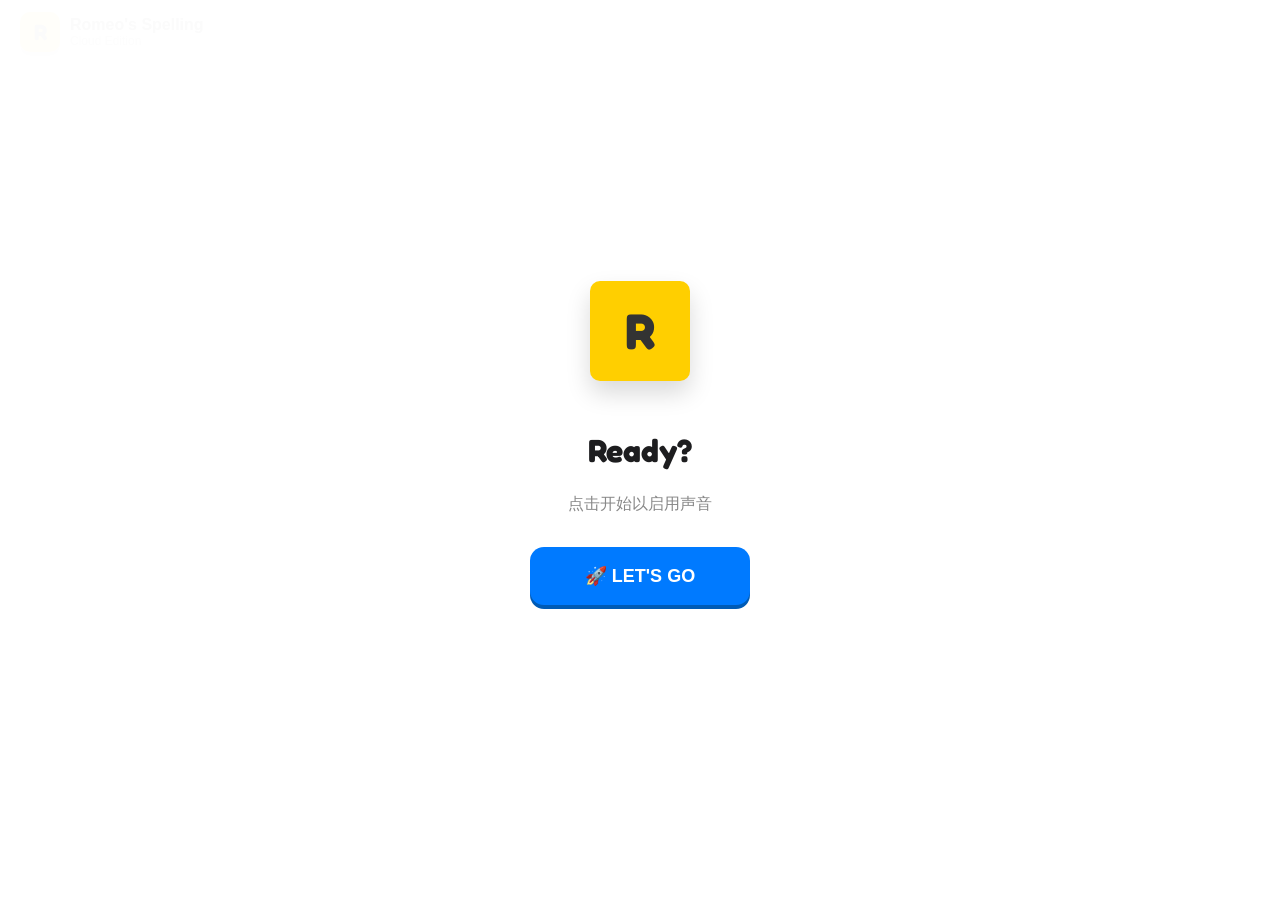
<file: index.html>
<!DOCTYPE html>
<html lang="zh-CN">
<head>
<meta charset="utf-8">
<!-- 视口设置：禁止缩放，适配 iPad 尺寸 -->
<meta name="viewport" content="width=device-width, initial-scale=1.0, maximum-scale=1.0, user-scalable=no">
<meta name="apple-mobile-web-app-capable" content="yes">
<meta name="apple-mobile-web-app-status-bar-style" content="black-translucent">
<meta name="apple-mobile-web-app-title" content="Romeo Spelling">
<link rel="apple-touch-icon" href="https://img.icons8.com/color/180/lego-head.png">
<link rel="preconnect" href="https://fonts.googleapis.com">
<link rel="preconnect" href="https://fonts.gstatic.com" crossorigin>
<link href="https://fonts.googleapis.com/css2?family=Fredoka+One&display=swap" rel="stylesheet">

<title>Romeo's Spelling</title>
<style>
  :root { 
    --bg: #f2f6fa; --card: #ffffff; --primary: #007AFF; 
    --lego-yellow: #FFCF00; --lego-red: #ff3b30; --text: #1d1d1f; --success: #34C759; 
  }
  /* 禁止 iOS 点击高亮和长按菜单，体验更像 App */
  * { box-sizing: border-box; -webkit-tap-highlight-color: transparent; -webkit-touch-callout: none; user-select: none; }
  
  body { 
    margin: 0; padding: 0; 
    font-family: -apple-system, BlinkMacSystemFont, "Segoe UI", Roboto, Helvetica, Arial, sans-serif; 
    background: var(--bg); color: var(--text); 
    height: 100vh; width: 100vw;
    display: flex; flex-direction: column; 
    overflow: hidden; 
  }

  /* --- Layout --- */
  header { 
    background: rgba(255,255,255,0.95); 
    padding: 12px 20px; padding-top: max(12px, env(safe-area-inset-top)); 
    display: flex; align-items: center; justify-content: space-between; 
    border-bottom: 1px solid rgba(0,0,0,0.05); 
    flex-shrink: 0; 
  }
  .brand { display: flex; align-items: center; gap: 10px; }
  .avatar { 
    width: 40px; height: 40px; background: var(--lego-yellow); 
    border-radius: 10px; display: flex; align-items: center; justify-content: center; 
    font-weight: 900; font-size: 22px; color: #333; 
    box-shadow: 0 4px 0 rgba(0,0,0,0.1); font-family: 'Fredoka One', cursive; 
  }
  .subtitle { font-size: 12px; color: #888; font-weight: 400; }
  
  #app { 
    flex: 1; overflow-y: auto; padding: 20px; 
    padding-bottom: max(30px, env(safe-area-inset-bottom)); 
    -webkit-overflow-scrolling: touch;
  }

  .card { 
    background: var(--card); border-radius: 18px; padding: 24px; 
    box-shadow: 0 4px 12px rgba(0,0,0,0.03); margin-bottom: 16px; 
    border: 1px solid rgba(0,0,0,0.02); 
  }

  /* --- Buttons --- */
  .btn { 
    display: flex; align-items: center; justify-content: center; gap: 10px; 
    width: 100%; padding: 18px; 
    border: none; border-radius: 14px; 
    font-size: 18px; font-weight: 600; cursor: pointer; 
    margin-bottom: 14px; transition: transform 0.1s; 
    text-align: center; box-shadow: 0 4px 0 rgba(0,0,0,0.05); 
  }
  .btn:active { transform: scale(0.98) translateY(2px); box-shadow: none; }
  .btn-primary { background: var(--primary); color: #fff; box-shadow: 0 4px 0 #005bb5; }
  .btn-yellow { background: var(--lego-yellow); color: #000; box-shadow: 0 4px 0 #d4ac00; }
  .btn-outline { background: #fff; color: var(--primary); border: 2px solid #eef2f6; box-shadow: none; }
  .btn-red { background: #ffebee; color: #d32f2f; border: 1px solid #ffcdd2; box-shadow: none; }
  .btn-row { display: flex; gap: 12px; margin-top: 10px; }
  .btn-small { flex: 1; padding: 12px; font-size: 15px; border-radius: 12px; background: #f1f3f7; color: #666; border: none; font-weight: 600; }

  /* --- Practice Mode UI --- */
  .word-display { 
    text-align: center; margin: 10px 0 20px 0; 
    min-height: 100px; display: flex; flex-direction: column; justify-content: center; 
  }
  .word-text { font-size: 60px; font-weight: 700; font-family: "Courier New", monospace; letter-spacing: 3px; color: #111; }
  .phonics { 
    font-size: 26px; color: #555; margin-top: 10px; font-weight: 600; 
    background:#e3f2fd; color:#1565c0; display:inline-block; 
    padding:6px 18px; border-radius:20px; 
  }
  
  .blanks-container { 
    display: flex; justify-content: center; flex-wrap: wrap; gap: 10px; 
    margin: 20px 0 30px 0; cursor: text; 
  }
  .blank-char { 
    width: 52px; height: 66px; 
    border-bottom: 5px solid #e0e0e0; 
    font-size: 38px; font-weight: 600; 
    display: flex; align-items: center; justify-content: center; 
    background: #fff; color: #333; border-radius: 8px; 
    transition: all 0.1s; 
  }
  .blank-char.active { border-bottom-color: var(--primary); background: #f0f7ff; transform: translateY(-3px); }
  .blank-char.filled { border-bottom-color: #333; }
  .blank-char.correct { color: #fff; background: var(--success); border-bottom-color: var(--success); border:none; }
  .blank-char.wrong { color: #fff; background: var(--lego-red); border-bottom-color: var(--lego-red); border:none; }

  /* --- Other Views --- */
  .hero-title { font-family: 'Fredoka One', cursive; font-size: 56px; color: #333; text-shadow: 3px 3px 0px #ddd; margin-bottom: 10px; letter-spacing: 1px; }
  .icons-grid { display: flex; flex-wrap: wrap; justify-content: center; gap: 8px; margin-top: 15px; font-size: 24px; }
  .manage-item { display: flex; justify-content: space-between; align-items: center; padding: 16px; border-bottom: 1px solid #f0f0f0; cursor: pointer; }
  .history-item { background: #fff; border-radius: 14px; margin-bottom: 12px; box-shadow: 0 2px 5px rgba(0,0,0,0.02); overflow: hidden; }
  .history-header { display: flex; justify-content: space-between; align-items: center; padding: 16px; cursor: pointer; }
  .history-details { padding: 0 16px 16px 16px; display: none; border-top: 1px solid #f0f0f0; }
  .history-details.show { display: block; }
  .detail-tag { display: inline-block; background: #e8f5e9; color: #2e7d32; padding: 6px 10px; border-radius: 8px; font-size: 14px; margin: 8px 4px 0 0; font-weight: 600; }
  .word-wall { display: flex; flex-wrap: wrap; gap: 8px; margin-top: 10px; }
  .wall-item { background: #fff; border: 1px solid #eee; padding: 8px 12px; border-radius: 8px; font-size: 15px; font-weight: 600; color: #444; }
  
  /* --- Inputs --- */
  textarea { width: 100%; border: 2px solid #e0e0e0; border-radius: 12px; padding: 14px; font-size: 16px; background: #fff; font-family: inherit; transition: border 0.2s; user-select: auto; }
  textarea:focus { border-color: var(--primary); outline: none; }
  input[type="date"] { font-family: inherit; width: 100%; padding: 14px; border:2px solid #e0e0e0; border-radius:12px; margin: 5px 0 15px; font-size: 16px; }
  
  /* --- Hidden Input (The Magic) --- */
  #hiddenInput { 
    position: fixed; top: 0; left: -1000px; 
    opacity: 0; font-size: 16px; height: 100px; /* Make it capturable */
  }
  #fileInput { display: none; }
  
  #startOverlay { position: fixed; top: 0; left: 0; right: 0; bottom: 0; background: rgba(255,255,255,0.98); z-index: 100; display: flex; flex-direction: column; align-items: center; justify-content: center; }
</style>
</head>
<body>

<!-- 隐藏输入框：始终保持在DOM中 -->
<input type="text" id="hiddenInput" autocomplete="off" autocorrect="off" autocapitalize="off" spellcheck="false">
<input type="file" id="fileInput" accept=".json" onchange="importData(this)">

<header>
  <div class="brand">
    <div class="avatar">R</div>
    <div>
      <div style="font-weight:800;font-size:16px">Romeo's Spelling</div>
      <div class="subtitle">Cloud Edition</div>
    </div>
  </div>
  <div id="headerBtn"></div>
</header>

<div id="app"></div>

<div id="startOverlay">
  <div class="avatar" style="width:100px;height:100px;font-size:50px;margin-bottom:24px;box-shadow:0 12px 24px rgba(0,0,0,0.15)">R</div>
  <h2 style="margin-bottom:8px;font-size:32px;font-family:'Fredoka One',cursive">Ready?</h2>
  <p style="color:#888;margin-bottom:32px">点击开始以启用声音</p>
  <button class="btn btn-primary" style="width:220px" onclick="unlockAudio()">🚀 LET'S GO</button>
</div>

<script>
/* =============================================================
   JSONBin.io CONFIG
   ============================================================= */
const BIN_ID = '695b813c43b1c97be91a29d3'; 
const API_KEY = '你的SecretKey(请填入)'; // 记得填入你的 Key
// =============================================================

// Global State
let db;
let currentSetDate = null;
let practiceList = []; currentIndex = 0; stage = 1; wrongList = []; sessionMasteredSet = new Set();
// 新增状态锁，防止动画期间误操作
let isProcessing = false;
const audioCtx = new (window.AudioContext || window.webkitAudioContext)();

function unlockAudio() {
  if (audioCtx.state === 'suspended') audioCtx.resume();
  const u = new SpeechSynthesisUtterance('');
  speechSynthesis.speak(u);
  document.getElementById('startOverlay').style.display = 'none';
  renderHome();
}

// Database Init
const DB_REQ = indexedDB.open('romeo_spelling_v4', 1);
DB_REQ.onupgradeneeded = (e) => {
  db = e.target.result;
  if (!db.objectStoreNames.contains('wordSets')) db.createObjectStore('wordSets', { keyPath: 'date' });
  if (!db.objectStoreNames.contains('wrongBank')) db.createObjectStore('wrongBank', { keyPath: 'word' });
  if (!db.objectStoreNames.contains('practiceLogs')) db.createObjectStore('practiceLogs', { keyPath: 'id', autoIncrement: true });
};
DB_REQ.onsuccess = (e) => { db = e.target.result; };

// --- 核心优化：键盘焦点守卫 ---
function keepFocus() {
    const hidden = document.getElementById('hiddenInput');
    // 如果当前处于练习模式，强制拉回焦点
    if(document.getElementById('practiceCard') && !isProcessing) {
        hidden.focus();
    }
}

// 全局点击劫持：点击任何非交互区域，都把焦点还给输入框
document.addEventListener('click', (e) => {
    if(['INPUT', 'TEXTAREA', 'BUTTON'].includes(e.target.tagName)) return;
    keepFocus();
}, true);

// --- Cloud Sync ---
async function syncToCloud(isSilent = false) {
    if(!BIN_ID.includes('6')) { if(!isSilent) alert("请先配置 JSONBin ID"); return; }
    const tx = db.transaction(['wordSets', 'wrongBank', 'practiceLogs'], 'readonly');
    const [sets, wrongs, logs] = await Promise.all([
        getAll(tx.objectStore('wordSets')),
        getAll(tx.objectStore('wrongBank')),
        getAll(tx.objectStore('practiceLogs'))
    ]);
    const payload = { updatedAt: new Date(), data: { wordSets: sets, wrongBank: wrongs, practiceLogs: logs } };
    const btn = document.getElementById('headerBtn');
    if(isSilent) btn.innerHTML = '<span style="font-size:12px;color:#999">☁️</span>';
    try {
        const res = await fetch(`https://api.jsonbin.io/v3/b/${BIN_ID}`, {
            method: 'PUT',
            headers: { 'Content-Type': 'application/json', 'X-Master-Key': API_KEY },
            body: JSON.stringify(payload)
        });
        if(!res.ok) throw new Error("API Error");
        if(isSilent) {
            btn.innerHTML = '<span style="font-size:12px;color:#34C759">✅</span>';
            setTimeout(() => btn.innerHTML = '', 3000);
        } else alert("✅ 云端同步成功！");
    } catch(e) {
        if(!isSilent) alert("同步失败");
        else btn.innerHTML = '<span style="font-size:12px;color:red">❌</span>';
    }
}

async function syncFromCloud() {
    if(!BIN_ID.includes('6')) return alert("请先配置 JSONBin ID");
    if(!confirm("⚠️ 警告：将从云端下载并【覆盖】当前设备的所有数据。\n确定吗？")) return;
    try {
        const res = await fetch(`https://api.jsonbin.io/v3/b/${BIN_ID}`, { method: 'GET', headers: { 'X-Master-Key': API_KEY } });
        const result = await res.json();
        const content = result.record.data; 
        if(!content) return alert("云端数据为空");
        const tx = db.transaction(['wordSets', 'wrongBank', 'practiceLogs'], 'readwrite');
        tx.objectStore('wordSets').clear(); tx.objectStore('wrongBank').clear(); tx.objectStore('practiceLogs').clear();
        (content.wordSets || []).forEach(s => tx.objectStore('wordSets').put(s));
        (content.wrongBank || []).forEach(w => tx.objectStore('wrongBank').put(w));
        (content.practiceLogs || []).forEach(l => tx.objectStore('practiceLogs').put(l));
        tx.oncomplete = () => { alert("✅ 恢复成功！"); renderHome(); };
    } catch(e) { alert("下载失败"); }
}

// --- Home & UI ---
function renderHome() {
  document.getElementById('headerBtn').innerHTML = '';
  document.getElementById('app').innerHTML = `
    <div style="margin-top:20px;text-align:center;margin-bottom:30px">
        <div class="hero-title">Hi, Romeo!</div>
        <div style="font-size:16px;color:#666;font-weight:600">今天想做点什么？</div>
    </div>
    <button class="btn btn-primary" onclick="renderSetSelection()"><span style="font-size:24px">🚀</span> 开始练习</button>
    <button class="btn btn-yellow" onclick="renderRecords()"><span style="font-size:24px">🏆</span> 成就 & 记录</button>
    <button class="btn btn-outline" onclick="renderWordManager()"><span style="font-size:24px">📂</span> 单词管理</button>
    <div class="card" style="margin-top:20px;background:#f0f7ff;border:1px solid #cce5ff">
        <h4 style="margin:0 0 10px 0;color:#007AFF;font-size:12px">CLOUD SYNC</h4>
        <div class="btn-row">
            <button class="btn-small" style="background:#007AFF;color:#fff" onclick="syncToCloud()">☁️ 手动上传</button>
            <button class="btn-small" style="background:#fff;border:1px solid #007AFF;color:#007AFF" onclick="syncFromCloud()">📥 从云端恢复</button>
        </div>
    </div>
    <div class="card" style="margin-top:10px;background:#fff">
      <h4 style="margin:0 0 10px 0;color:#888;font-size:12px">LOCAL BACKUP</h4>
      <div class="btn-row">
         <button class="btn-small" onclick="exportAllData()">📤 导出文件</button>
         <button class="btn-small" onclick="document.getElementById('fileInput').click()">📥 导入文件</button>
      </div>
    </div>
  `;
}

// --- Manager ---
function renderWordManager() {
  document.getElementById('headerBtn').innerHTML = `<button class="btn-small" onclick="renderHome()">🏠 首页</button>`;
  const today = new Date().toISOString().slice(0, 10);
  const tx = db.transaction('wordSets', 'readonly');
  getAll(tx.objectStore('wordSets')).then(sets => {
    sets.sort((a,b) => b.date.localeCompare(a.date));
    let setsListHtml = sets.length ? sets.map(s => `
        <div class="manage-item" onclick="editSet('${s.date}')">
            <div><div style="font-weight:bold;color:#333">📅 ${s.date}</div><div style="font-size:12px;color:#888;margin-top:2px">${s.words.length} 个单词</div></div>
            <div style="color:var(--primary);font-size:14px;font-weight:600">编辑 ›</div>
        </div>`).join('') : '<div style="padding:15px;color:#999;text-align:center">暂无历史记录</div>';
    document.getElementById('app').innerHTML = `
      <div class="card" id="managerCard">
        <h3 style="margin-top:0" id="mgrTitle">录入 / 编辑单词</h3>
        <label class="subtitle">日期 (ID)</label>
        <input type="date" id="newDate" value="${today}">
        <label class="subtitle">单词列表 (每行一个)</label>
        <textarea id="newWords" rows="6" placeholder="例如：&#10;apple&#10;banana&#10;happy"></textarea>
        <div style="margin-top:20px;display:flex;gap:10px">
          <button class="btn btn-primary" style="flex:2" onclick="saveSet()">💾 保存 / 更新</button>
          <button class="btn btn-red" id="delBtn" style="flex:1;display:none" onclick="deleteSetByDate()">🗑️ 删除</button>
        </div>
        <button class="btn-small" id="cancelBtn" style="margin-top:10px;width:100%;display:none" onclick="renderWordManager()">取消编辑 (返回新建)</button>
      </div>
      <h4 style="margin-left:10px;margin-bottom:10px;color:#666">历史词组管理</h4>
      <div class="card" style="padding:0">${setsListHtml}</div>`;
  });
}
function editSet(date) {
    const tx = db.transaction('wordSets', 'readonly');
    tx.objectStore('wordSets').get(date).onsuccess = (e) => {
        const data = e.target.result; if (!data) return;
        document.getElementById('mgrTitle').innerText = "正在编辑: " + date;
        document.getElementById('newDate').value = data.date;
        document.getElementById('newDate').disabled = true; 
        document.getElementById('newWords').value = data.words.join('\n');
        document.getElementById('delBtn').style.display = 'block';
        document.getElementById('cancelBtn').style.display = 'block';
        document.getElementById('app').scrollTop = 0;
    };
}

function renderSetSelection() {
  document.getElementById('headerBtn').innerHTML = `<button class="btn-small" onclick="renderHome()">🏠 首页</button>`;
  const tx = db.transaction(['wordSets', 'wrongBank'], 'readonly');
  Promise.all([getAll(tx.objectStore('wordSets')), getAll(tx.objectStore('wrongBank'))]).then(([sets, wrongs]) => {
    sets.sort((a,b) => b.date.localeCompare(a.date));
    let html = `<div style="margin-bottom:15px;display:flex;justify-content:space-between;align-items:center"><h3 style="margin:0">选择课程</h3><span style="background:#eef;padding:4px 10px;border-radius:12px;font-size:12px;color:#558;font-weight:bold">${sets.length} 个任务</span></div>`;
    if(wrongs.length > 0) html += `<button class="btn btn-red" style="background:#ffebee;color:#d32f2f;box-shadow:none;border:2px solid #ffcdd2" onclick="renderWrongPractice()">🔥 错题突击 (${wrongs.length} 词)</button><div style="height:10px"></div>`;
    if(sets.length === 0) html += `<div style="text-align:center;padding:40px;color:#999">暂无练习，快去录入新词吧！</div>`;
    else html += sets.map(s => {
        const previewWords = s.words.map(w => w.replace(/[\/\-]/g, '')).slice(0,5).join(', ');
        return `<div class="set-item" style="display:flex;justify-content:space-between;align-items:center;padding:16px;background:#fff;border-radius:12px;margin-bottom:10px;box-shadow:0 2px 5px rgba(0,0,0,0.02);cursor:pointer" onclick="startPractice('${s.date}')">
              <div class="set-info"><strong style="font-size:17px;color:#333">📅 ${s.date}</strong><span style="font-size:13px;color:#888">${previewWords}${s.words.length>5?'...':''}</span></div>
              <div style="font-weight:bold;color:var(--primary);background:#eef6ff;padding:6px 12px;border-radius:10px">${s.words.length}词 ›</div></div>`;
    }).join('');
    document.getElementById('app').innerHTML = html;
  });
}

// --- Practice Core ---
function startPractice(date) {
  const tx = db.transaction('wordSets', 'readonly');
  tx.objectStore('wordSets').get(date).onsuccess = (e) => {
    const data = e.target.result; if(!data) return;
    currentSetDate = date; practiceList = data.words; currentIndex = 0; stage = 1; wrongList = []; sessionMasteredSet = new Set();
    renderPracticeUI();
  };
}
function renderWrongPractice() {
  const tx = db.transaction('wrongBank', 'readonly');
  getAll(tx.objectStore('wrongBank')).then(list => {
    if(list.length === 0) return alert("错题本是空的！");
    currentSetDate = 'wrong_bank'; practiceList = list.map(i => i.word); currentIndex = 0; stage = 2; wrongList = []; sessionMasteredSet = new Set();
    renderPracticeUI();
  });
}

function renderPracticeUI() {
  // 退出按钮：使用 ontouchstart 避免 iOS 键盘收起
  document.getElementById('headerBtn').innerHTML = `<button class="btn-small" ontouchstart="if(confirm('退出练习？')) renderHome()">🏃 退出</button>`;
  let title = stage === 1 ? "第一轮: 认读记忆" : (stage === 2 ? "第二轮: 听写考核" : "错题重练");
  if(currentSetDate === 'wrong_bank') title = "错题突击";
  document.getElementById('app').innerHTML = `<div style="text-align:center;margin-bottom:15px;color:#888;font-weight:600;font-size:14px">${title} • <span style="color:var(--primary)">${currentIndex + 1} / ${practiceList.length}</span></div><div class="card" id="practiceCard" style="min-height:300px"></div>`;
  loadWord();
}

function loadWord() {
  if(currentIndex >= practiceList.length) { handleRoundComplete(); return; }
  
  // 每一题开始时，重置状态
  isProcessing = false;
  
  const rawWord = practiceList[currentIndex];
  const cleanWord = rawWord.replace(/[\/\-]/g, ''); 
  const container = document.getElementById('practiceCard');
  let phonicsDisplay = "";
  if(stage === 1) { phonicsDisplay = (rawWord.includes('/') || rawWord.includes('-')) ? rawWord.replace(/[\/\-]/g, ' · ') : getImprovedPhonics(cleanWord); }
  const displayWord = stage === 1 ? cleanWord : "???";
  
  // 关键：发音按钮使用 ontouchstart 阻止焦点转移
  container.innerHTML = `
    <div class="word-display"><div class="word-text" style="color:${stage===1?'#111':'#ccc'}">${displayWord}</div>${phonicsDisplay ? `<div class="phonics">${phonicsDisplay}</div>` : '<div style="height:38px"></div>'}</div>
    
    <div style="text-align:center;margin-bottom:20px">
        <button class="btn-outline" style="display:inline-flex;width:auto;padding:10px 20px;border-radius:30px;align-items:center;gap:5px" 
        ontouchstart="event.preventDefault(); speak('${cleanWord}')" onclick="speak('${cleanWord}')">
            <span>🔊</span> <span style="font-weight:600">听发音</span>
        </button>
    </div>

    <div class="blanks-container" id="blanksArea"></div>
    <div style="text-align:center;height:30px;margin-bottom:10px;font-weight:bold;font-size:18px" id="feedback"></div>
    
    <button class="btn btn-primary" id="confirmBtn" ontouchstart="event.preventDefault(); checkWord()" onclick="checkWord()">✨ 确认 (Enter)</button>
    <button class="btn btn-outline" id="skipBtn" style="margin-top:0;border:none;color:#999" ontouchstart="event.preventDefault(); skipWord()" onclick="skipWord()">跳过 ›</button>
  `;
  
  setupInput(cleanWord); 
  setTimeout(() => speak(cleanWord), 400);
}

// --- Input Logic (Fixed for iPad) ---
let targetWord = "";
let currentInput = "";

function setupInput(word) {
  targetWord = word; 
  currentInput = "";
  
  const blanks = document.getElementById('blanksArea'); 
  blanks.innerHTML = '';
  for(let i=0; i<word.length; i++) { 
      const b = document.createElement('div'); b.className = 'blank-char'; 
      if(word[i] === ' ' || word[i] === '-') { b.textContent = word[i]; b.style.borderBottom = 'none'; } 
      blanks.appendChild(b); 
  }
  
  const hidden = document.getElementById('hiddenInput'); 
  hidden.value = ''; // Clear value
  
  // 立即聚焦，不需要延时，因为是在 loadWord 流程中
  hidden.focus();

  hidden.oninput = (e) => { 
      if(isProcessing) return; // 动画期间禁止输入
      let val = e.target.value.replace(/[^a-zA-Z]/g, '');
      currentInput = val.slice(0, targetWord.length); 
      updateBlanksUI(); 
  };
  
  hidden.onkeydown = (e) => { 
      if(e.key === 'Enter') {
          e.preventDefault(); 
          checkWord(); 
      }
  };
  
  updateBlanksUI();
}

function updateBlanksUI() {
  const chars = document.querySelectorAll('.blank-char');
  for(let i=0; i<targetWord.length; i++) {
    if(targetWord[i] === ' ' || targetWord[i] === '-') continue;
    const charElem = chars[i]; 
    const inputChar = currentInput[i] || ''; 
    charElem.textContent = inputChar;
    charElem.classList.remove('active', 'filled'); 
    if(i === currentInput.length) charElem.classList.add('active'); 
    if(inputChar) charElem.classList.add('filled');
  }
}

function checkWord() {
  if(isProcessing) return; // Prevent double taps
  
  const fb = document.getElementById('feedback'); 
  const cleanInput = currentInput.trim().toLowerCase(); 
  const cleanTarget = targetWord.trim().toLowerCase();
  
  if(!cleanInput) return;
  
  if(cleanInput === cleanTarget) {
    // === CORRECT ===
    isProcessing = true; // Lock input
    fb.innerHTML = `<span style="color:var(--success)">太棒了！🎉</span>`; 
    document.querySelectorAll('.blank-char').forEach(c => c.classList.add('correct')); 
    playSuccessTone();
    
    if(stage >= 2) { 
        sessionMasteredSet.add(cleanTarget); 
        if(currentSetDate === 'wrong_bank') removeFromWrongBank(targetWord); 
    }
    
    // 关键修正：不收起键盘，不失去焦点，只用 setTimeout 切换逻辑
    setTimeout(() => { 
        currentIndex++; 
        loadWord(); 
        // isProcessing 会在 loadWord 里重置
    }, 800);
    
  } else {
    // === WRONG ===
    fb.innerHTML = `<span style="color:var(--lego-red)">正确: ${targetWord}</span>`; 
    document.querySelectorAll('.blank-char').forEach(c => c.classList.add('wrong'));
    const btn = document.getElementById('confirmBtn');
    
    if(stage === 1) {
        btn.innerText = "记住了 (清空重试) ↺"; 
        btn.className = "btn btn-yellow";
        btn.ontouchstart = (e) => { e.preventDefault(); resetForRetry(btn); };
        btn.onclick = (e) => { e.preventDefault(); resetForRetry(btn); };
    } else {
        if(stage === 2) { 
            const rawW = practiceList[currentIndex]; 
            if(!wrongList.includes(rawW)) wrongList.push(rawW); 
            addToWrongBank(rawW); 
        }
        btn.innerText = "记住了，继续 ›"; 
        btn.className = "btn btn-outline";
        btn.ontouchstart = (e) => { e.preventDefault(); currentIndex++; loadWord(); };
        btn.onclick = (e) => { e.preventDefault(); currentIndex++; loadWord(); };
    }
  }
  
  // 保持焦点，防止 iOS 键盘收起
  keepFocus();
}

function resetForRetry(btn) {
    currentInput = "";
    document.getElementById('hiddenInput').value = "";
    updateBlanksUI();
    document.querySelectorAll('.blank-char').forEach(c => c.classList.remove('wrong'));
    document.getElementById('feedback').innerHTML = "";
    
    btn.innerText = "✨ 确认 (Enter)";
    btn.className = "btn btn-primary";
    btn.ontouchstart = (e) => { e.preventDefault(); checkWord(); };
    btn.onclick = () => checkWord();
    
    keepFocus();
}

function skipWord() { currentIndex++; loadWord(); }

// --- Helpers ---
function handleRoundComplete() {
  if(stage === 1) { alert("第一轮记忆完成！\n请准备好，接下来开始听写挑战 💪"); stage = 2; currentIndex = 0; renderPracticeUI(); }
  else if (stage === 2) { if(wrongList.length > 0) { alert(`听写完成！有 ${wrongList.length} 个单词需要订正。`); practiceList = [...wrongList]; wrongList = []; stage = 3; currentIndex = 0; renderPracticeUI(); } else finishAll(); }
  else finishAll();
}
function finishAll() {
  const masteredCount = sessionMasteredSet.size;
  if(masteredCount > 0) { const tx = db.transaction('practiceLogs', 'readwrite'); tx.objectStore('practiceLogs').add({ date: new Date().toISOString().slice(0,10), timestamp: Date.now(), count: masteredCount, words: Array.from(sessionMasteredSet), source: currentSetDate }); }
  document.getElementById('app').innerHTML = `<div class="card" style="text-align:center;padding:50px 20px;margin-top:40px"><div style="font-size:70px;margin-bottom:10px">🚀</div><h2 style="font-size:28px;margin-bottom:10px;color:#333;font-weight:800">练习完成！</h2><p style="color:#666;font-size:18px">本次掌握: <b style="color:#fbc02d">${masteredCount} ⭐</b></p><div style="height:20px"></div><button class="btn btn-primary" onclick="renderHome()">返回首页</button><button class="btn btn-yellow" onclick="renderRecords()">查看成就</button></div>`;
  syncToCloud(true);
}
function getImprovedPhonics(w) { const word = w.toLowerCase(); const chunks = word.match(/[^aeiouy]*[aeiouy]+(?:[^aeiouy]*$|[^aeiouy](?=[^aeiouy]))?/gi); if(!chunks || chunks.length <= 1) return word; let res = []; for(let i=0; i<chunks.length; i++) { res.push(chunks[i]); } if(res.length > 1) { const last = res[res.length-1]; if(last === 'e' || last === 'es') { res[res.length-2] += res.pop(); } } return res.join(' · '); }
function getAll(store) { return new Promise((r) => { const req = store.getAll(); req.onsuccess = () => r(req.result); }); }
function addToWrongBank(word) { const tx = db.transaction('wrongBank', 'readwrite'); tx.objectStore('wrongBank').put({ word: word, lastWrong: new Date().toISOString() }); }
function removeFromWrongBank(word) { const tx = db.transaction('wrongBank', 'readwrite'); tx.objectStore('wrongBank').delete(word); }
function renderRecords() {
  document.getElementById('headerBtn').innerHTML = `<button class="btn-small" onclick="renderHome()">🏠 首页</button>`;
  const tx = db.transaction('practiceLogs', 'readonly');
  getAll(tx.objectStore('practiceLogs')).then(logs => {
    logs.sort((a,b) => b.timestamp - a.timestamp);
    let totalStars = 0; let allMasteredWords = new Set();
    logs.forEach(l => { totalStars += l.count; if(l.words) l.words.forEach(w => allMasteredWords.add(w.toLowerCase())); });
    const rockets = Math.floor(totalStars / 10);
    const currentStars = totalStars % 10;
    let rocketsHtml = ''; for(let i=0; i<rockets; i++) rocketsHtml += '🚀 ';
    let starsHtml = ''; for(let i=0; i<currentStars; i++) starsHtml += '⭐ '; for(let i=currentStars; i<10; i++) starsHtml += '<span style="opacity:0.2">⭐</span> ';
    let historyHtml = logs.length === 0 ? '<div style="text-align:center;padding:20px;color:#999">暂无记录</div>' : '';
    logs.forEach((log, index) => {
        const wordsHtml = (log.words || []).map(w => `<span class="detail-tag">${w}</span>`).join('');
        historyHtml += `<div class="history-item"><div class="history-header" onclick="toggleHistory(${index})"><div><div class="history-date">${log.date}</div><div class="history-count"><span>完成 ${log.count} 个单词</span><span style="font-size:10px;color:#999">▼</span></div></div><div style="font-weight:bold;color:#fbc02d">⭐ +${log.count}</div></div><div class="history-details" id="hist-detail-${index}">${wordsHtml || '<span style="font-size:12px;color:#ccc">无详细记录</span>'}</div></div>`;
    });
    const wallHtml = Array.from(allMasteredWords).sort().map(w => `<div class="wall-item">${w}</div>`).join('');
    document.getElementById('app').innerHTML = `<div class="rocket-stage"><div style="position:relative;z-index:2"><div style="font-size:14px;opacity:0.8;text-transform:uppercase;letter-spacing:1px">Total Score</div><div class="big-score">${totalStars}</div><div style="background:rgba(255,255,255,0.1);border-radius:12px;padding:15px;margin-top:10px"><div style="font-size:12px;margin-bottom:5px;opacity:0.7">火箭收藏馆 (${rockets})</div><div class="icons-grid" style="font-size:20px">${rocketsHtml || '<span style="font-size:14px;opacity:0.6">加油！</span>'}</div></div><div style="background:rgba(255,255,255,0.1);border-radius:12px;padding:15px;margin-top:10px"><div style="font-size:12px;margin-bottom:5px;opacity:0.7">当前进度 (${currentStars}/10)</div><div class="icons-grid">${starsHtml}</div></div></div></div><div class="card"><h3 style="margin:0 0 10px 0">单词墙 (${allMasteredWords.size})</h3><div class="word-wall">${wallHtml || '<span style="color:#999;font-size:13px">还没有掌握单词哦</span>'}</div></div><h3 style="margin-left:5px;margin-top:20px">练习足迹</h3><div class="history-list">${historyHtml}</div>`;
  });
}
function toggleHistory(idx) { const el = document.getElementById(`hist-detail-${idx}`); if(el) el.classList.toggle('show'); }
function saveSet() {
  const date = document.getElementById('newDate').value; const text = document.getElementById('newWords').value;
  if(!text.trim()) return alert("请输入单词");
  const words = text.split(/\n+/).map(w => w.trim()).filter(w => w);
  const tx = db.transaction('wordSets', 'readwrite');
  tx.objectStore('wordSets').put({ date, words });
  tx.oncomplete = () => { alert("保存成功!"); renderWordManager(); syncToCloud(true); };
}
function deleteSetByDate() {
  const date = document.getElementById('newDate').value; if(!confirm(`确认删除?`)) return;
  const tx = db.transaction('wordSets', 'readwrite');
  tx.objectStore('wordSets').delete(date); tx.oncomplete = () => { alert("已删除"); renderWordManager(); syncToCloud(true); };
}
function exportAllData() {
  const tx = db.transaction(['wordSets', 'wrongBank', 'practiceLogs'], 'readonly');
  Promise.all([getAll(tx.objectStore('wordSets')), getAll(tx.objectStore('wrongBank')), getAll(tx.objectStore('practiceLogs'))])
  .then(([sets, wrongs, logs]) => {
      const data = { wordSets: sets, wrongBank: wrongs, practiceLogs: logs, exportDate: new Date().toISOString() };
      const blob = new Blob([JSON.stringify(data, null, 2)], {type: 'application/json'});
      const a = document.createElement('a'); a.href = URL.createObjectURL(blob); a.download = `romeo_backup_${new Date().toISOString().slice(0,10)}.json`;
      document.body.appendChild(a); a.click(); document.body.removeChild(a);
  });
}
function importData(inputElement) {
  const file = inputElement.files[0]; if (!file) return;
  if(!confirm("⚠️ 警告：覆盖数据？")) { inputElement.value = ''; return; }
  const reader = new FileReader();
  reader.onload = (e) => {
    try {
      const data = JSON.parse(e.target.result);
      if (!data.wordSets) throw new Error("Format error");
      const tx = db.transaction(['wordSets', 'wrongBank', 'practiceLogs'], 'readwrite');
      tx.objectStore('wordSets').clear(); tx.objectStore('wrongBank').clear(); tx.objectStore('practiceLogs').clear();
      (data.wordSets || []).forEach(s => tx.objectStore('wordSets').put(s));
      (data.wrongBank || []).forEach(w => tx.objectStore('wrongBank').put(w));
      (data.practiceLogs || []).forEach(l => tx.objectStore('practiceLogs').put(l));
      tx.oncomplete = () => { alert("恢复成功！"); renderHome(); inputElement.value = ''; syncToCloud(true); };
    } catch (err) { alert("文件错误"); inputElement.value = ''; }
  };
  reader.readAsText(file);
}
function speak(text) {
  speechSynthesis.cancel(); const u = new SpeechSynthesisUtterance(text); u.lang = 'en-US'; u.rate = 0.9;
  const allVoices = speechSynthesis.getVoices(); const preferred = allVoices.find(v => v.name === 'Daniel') || allVoices.find(v => v.name === 'Samantha') || allVoices.find(v => v.lang.includes('en'));
  if(preferred) u.voice = preferred; speechSynthesis.speak(u);
}
speechSynthesis.onvoiceschanged = () => { };
</script>
</body>
</html>
</file>
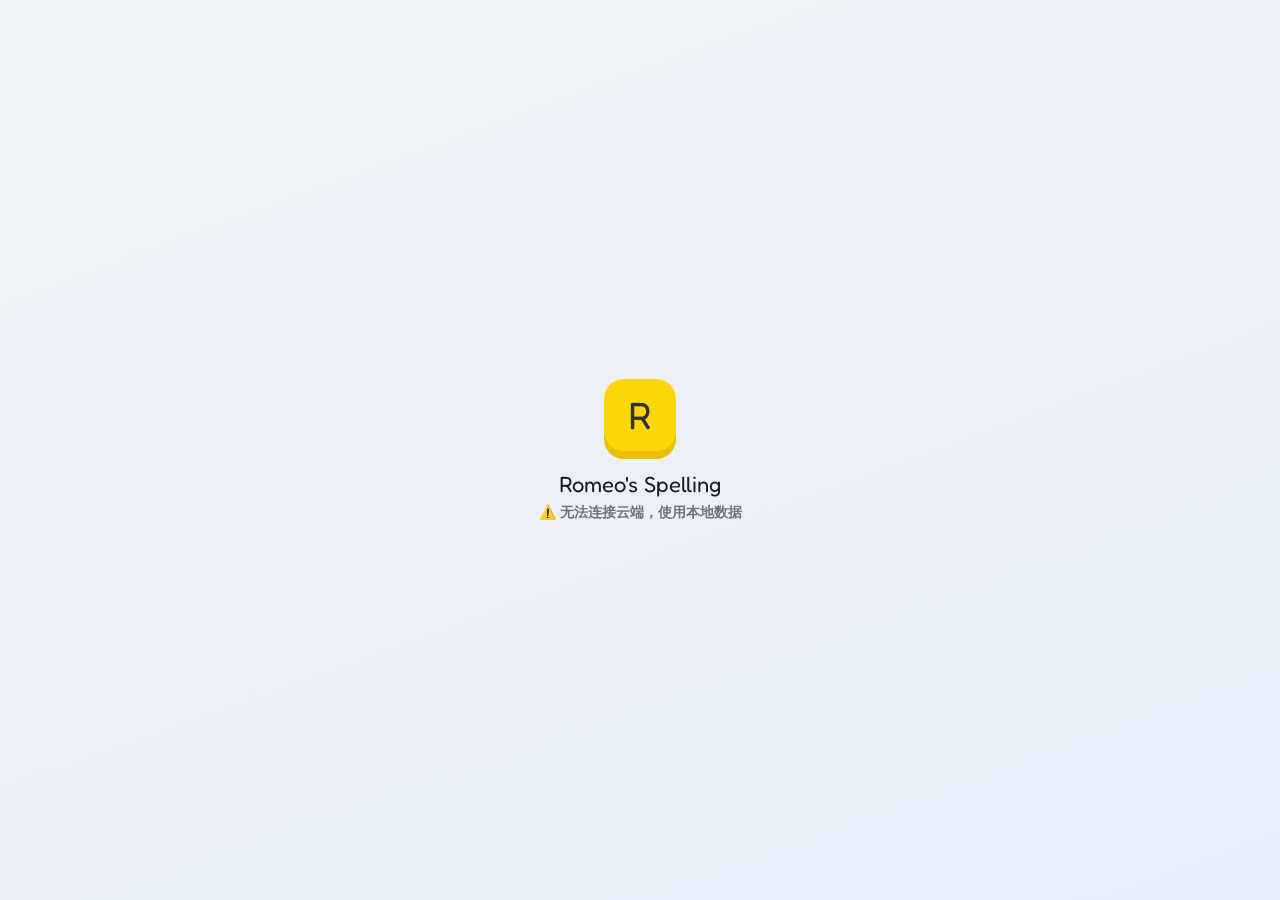
<file: spelling/index.html>
<!DOCTYPE html>
<html lang="zh-CN">
<head>
<meta charset="utf-8">
<meta name="viewport" content="width=device-width, initial-scale=1.0, maximum-scale=1.0, user-scalable=no">
<meta name="apple-mobile-web-app-capable" content="yes">
<meta name="apple-mobile-web-app-status-bar-style" content="black-translucent">
<meta name="apple-mobile-web-app-title" content="Romeo Spelling">
<link rel="apple-touch-icon" href="https://img.icons8.com/color/180/lego-head.png">
<link rel="preconnect" href="https://fonts.googleapis.com">
<link rel="preconnect" href="https://fonts.gstatic.com" crossorigin>
<link href="https://fonts.googleapis.com/css2?family=Fredoka+One&family=Nunito:wght@400;600;700;800;900&display=swap" rel="stylesheet">
<title>Romeo's Spelling</title>
<link rel="stylesheet" href="styles.css">
</head>
<body>

<input type="text" id="hiddenInput" autocomplete="off" autocorrect="off" autocapitalize="off" spellcheck="false"
  style="position:fixed;top:0;left:-1000px;opacity:0;font-size:16px;height:100px;">
<input type="file" id="fileInput" accept=".json" onchange="importData(this)" style="display:none">

<header>
  <div class="brand">
    <div class="avatar">R</div>
    <div>
      <div class="brand-name">Romeo's Spelling</div>
      <div class="brand-sub">Cloud Edition</div>
    </div>
  </div>
  <div id="headerBtn"></div>
</header>

<div id="app"></div>

<script src="js/core.js"></script>
<script src="js/sync.js"></script>
<script src="js/catalog-review.js"></script>
<script src="js/learning.js"></script>
<script src="js/practice.js"></script>
<script src="js/manager.js"></script>
<script src="js/records.js"></script>
<script src="js/router.js"></script>
</body>
</html>
</file>
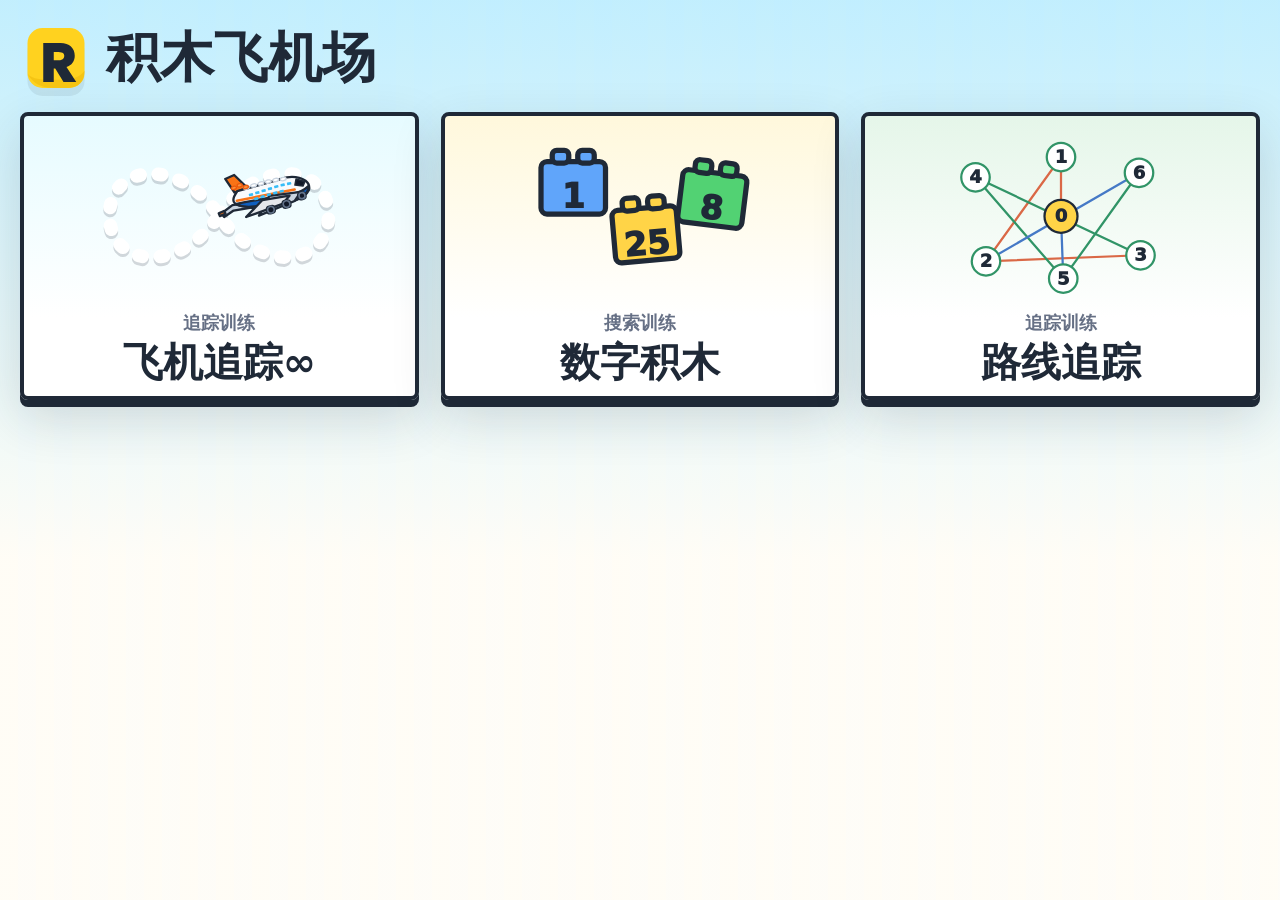
<file: visual-tracking/index.html>
<!doctype html>
<html lang="zh-CN">
  <head>
    <meta charset="UTF-8" />
    <meta name="viewport" content="width=device-width, initial-scale=1.0" />
    <title>积木飞机场</title>
    <link rel="icon" href='data:image/svg+xml,<svg xmlns="http://www.w3.org/2000/svg" viewBox="0 0 96 96"><rect x="10" y="8" width="76" height="80" rx="20" fill="%23ffd21f"/><path d="M10 69c7 13 18 19 36 19h16c17 0 24-9 24-23-6 9-17 12-33 12H38c-15 0-24-3-28-8z" fill="%23eab308" opacity=".48"/><path d="M35 28h19c12 0 19 7 19 17 0 7-4 13-11 15l13 20H58L47 62h-2v18H31V28zm14 12h-4v11h7c4 0 7-2 7-6s-3-5-10-5z" fill="%231f2937"/></svg>' />
    <link rel="stylesheet" href="./styles.css" />
  </head>
  <body>
    <main class="app-shell">
      <header class="topbar">
        <div class="brand">
          <svg class="brand-mark" viewBox="0 0 96 96" aria-hidden="true">
            <rect class="brand-tile" x="10" y="8" width="76" height="80" rx="20" />
            <path class="brand-tile-shade" d="M10 69c7 13 18 19 36 19h16c17 0 24-9 24-23-6 9-17 12-33 12H38c-15 0-24-3-28-8z" />
            <path class="brand-letter" d="M35 28h19c12 0 19 7 19 17 0 7-4 13-11 15l13 20H58L47 62h-2v18H31V28zm14 12h-4v11h7c4 0 7-2 7-6s-3-5-10-5z" />
          </svg>
          <div>
            <h1>积木飞机场</h1>
          </div>
        </div>
      </header>

      <section id="homeScreen" class="home-screen" aria-label="选择训练">
        <button class="game-choice choice-flight" type="button" data-start-mode="figure-eight">
          <svg class="choice-art" viewBox="0 0 360 230" aria-hidden="true">
            <path class="choice-eight" d="M180 114 C235 34 326 46 326 114 C326 182 235 194 180 114 C125 34 34 46 34 114 C34 182 125 194 180 114" />
            <g transform="translate(244 84) rotate(-12) scale(0.44)">
              <path d="M-96 -22 L-115 -68 L-86 -74 L-55 -28 Z" fill="#f97316" stroke="#1f2937" stroke-width="7" stroke-linejoin="round" />
              <path d="M-110 31 L-142 44 L-148 32 L-110 14 L-34 19 L-36 34 Z" fill="#cbd5e1" stroke="#1f2937" stroke-width="7" stroke-linejoin="round" />
              <path d="M-136 35 L-154 39 L-156 30 L-139 26 Z" fill="#f97316" stroke="#1f2937" stroke-width="7" stroke-linejoin="round" />
              <path d="M-88 12 L-39 45 L38 33 L13 13 Z" fill="#1d4ed8" stroke="#1f2937" stroke-width="7" stroke-linejoin="round" />
              <path d="M-87 -24 L69 -34 Q102 -32 122 -12 Q134 2 126 18 Q114 35 77 39 L-51 29 Q-88 26 -102 10 Q-111 -2 -87 -24 Z" fill="#f8fafc" stroke="#1f2937" stroke-width="7" stroke-linejoin="round" />
              <path d="M-75 13 L72 18 Q105 20 126 6 Q125 23 103 34 Q85 42 53 40 L-46 32 Q-80 29 -100 13 Z" fill="#0f5fbf" stroke="#1f2937" stroke-width="7" stroke-linejoin="round" />
              <path d="M-94 4 L84 7" stroke="#f97316" stroke-width="8" stroke-linecap="round" />
              <path d="M5 10 L-38 62 L77 41 L101 18 Z" fill="#cbd5e1" stroke="#1f2937" stroke-width="7" stroke-linejoin="round" />
              <path d="M-18 18 L-77 58 L39 42 L65 22 Z" fill="#e5e7eb" stroke="#1f2937" stroke-width="7" stroke-linejoin="round" />
              <g fill="#ffd447" stroke="#1f2937" stroke-width="6">
                <rect x="-11" y="41" width="24" height="22" rx="9" />
                <rect x="39" y="34" width="24" height="22" rx="9" />
                <rect x="90" y="20" width="23" height="21" rx="9" />
              </g>
              <g fill="#111827" stroke="#64748b" stroke-width="5">
                <circle cx="1" cy="52" r="10" />
                <circle cx="51" cy="45" r="10" />
                <circle cx="102" cy="30" r="9" />
              </g>
              <g fill="#ffffff" stroke="#cbd5e1" stroke-width="4">
                <ellipse cx="-58" cy="-29" rx="9" ry="5" />
                <ellipse cx="-35" cy="-31" rx="9" ry="5" />
                <ellipse cx="-12" cy="-32" rx="9" ry="5" />
                <ellipse cx="11" cy="-33" rx="9" ry="5" />
                <ellipse cx="34" cy="-33" rx="9" ry="5" />
                <ellipse cx="57" cy="-31" rx="9" ry="5" />
              </g>
              <g fill="#38bdf8">
                <rect x="-55" y="-9" width="13" height="8" rx="2" />
                <rect x="-35" y="-11" width="13" height="8" rx="2" />
                <rect x="-15" y="-13" width="13" height="8" rx="2" />
                <rect x="5" y="-15" width="13" height="8" rx="2" />
                <rect x="25" y="-17" width="13" height="8" rx="2" />
                <rect x="45" y="-18" width="13" height="8" rx="2" />
                <rect x="65" y="-18" width="13" height="8" rx="2" />
                <rect x="-42" y="6" width="13" height="8" rx="2" />
                <rect x="-22" y="4" width="13" height="8" rx="2" />
                <rect x="-2" y="2" width="13" height="8" rx="2" />
                <rect x="18" y="1" width="13" height="8" rx="2" />
                <rect x="38" y="0" width="13" height="8" rx="2" />
              </g>
              <path d="M95 -23 L119 -10 L111 2 L88 -6 Z" fill="#111827" stroke="#1f2937" stroke-width="5" stroke-linejoin="round" />
              <g fill="#fb923c" stroke="#ea580c" stroke-width="4">
                <ellipse cx="-95" cy="-36" rx="8" ry="5" />
                <ellipse cx="-76" cy="-40" rx="8" ry="5" />
                <ellipse cx="-59" cy="-31" rx="8" ry="5" />
              </g>
            </g>
          </svg>
          <span>追踪训练</span>
          <strong>飞机追踪∞</strong>
        </button>

        <button class="game-choice choice-blocks" type="button" data-start-mode="numbers">
          <svg class="choice-art" viewBox="0 0 360 230" aria-hidden="true">
            <g transform="translate(48 42)">
              <rect width="86" height="70" rx="8" fill="#60a5fa" stroke="#1f2937" stroke-width="7" />
              <rect x="15" y="-15" width="22" height="17" rx="6" fill="#60a5fa" stroke="#1f2937" stroke-width="7" />
              <rect x="49" y="-15" width="22" height="17" rx="6" fill="#60a5fa" stroke="#1f2937" stroke-width="7" />
              <text x="43" y="49" text-anchor="middle">1</text>
            </g>
            <g transform="translate(142 108) rotate(-5)">
              <rect width="86" height="70" rx="8" fill="#ffd447" stroke="#1f2937" stroke-width="7" />
              <rect x="15" y="-15" width="22" height="17" rx="6" fill="#ffd447" stroke="#1f2937" stroke-width="7" />
              <rect x="49" y="-15" width="22" height="17" rx="6" fill="#ffd447" stroke="#1f2937" stroke-width="7" />
              <text x="43" y="49" text-anchor="middle">25</text>
            </g>
            <g transform="translate(238 52) rotate(7)">
              <rect width="86" height="70" rx="8" fill="#52d273" stroke="#1f2937" stroke-width="7" />
              <rect x="15" y="-15" width="22" height="17" rx="6" fill="#52d273" stroke="#1f2937" stroke-width="7" />
              <rect x="49" y="-15" width="22" height="17" rx="6" fill="#52d273" stroke="#1f2937" stroke-width="7" />
              <text x="43" y="49" text-anchor="middle">8</text>
            </g>
          </svg>
          <span>搜索训练</span>
          <strong>数字积木</strong>
        </button>

        <a class="game-choice choice-routes" href="./routes/">
          <svg class="choice-art" viewBox="0 0 360 230" aria-hidden="true">
            <g fill="none" stroke-width="3" stroke-linecap="round">
              <path d="M180 115 L180 36 L80 175 L286 167" stroke="#da6846" />
              <path d="M286 167 L66 63 L183 198 L284 57" stroke="#319467" />
              <path d="M284 57 L80 175 M183 198 L180 115" stroke="#4579c6" />
            </g>
            <g fill="#ffffff" stroke="#319467" stroke-width="3">
              <circle cx="180" cy="36" r="19" />
              <circle cx="80" cy="175" r="19" />
              <circle cx="286" cy="167" r="19" />
              <circle cx="66" cy="63" r="19" />
              <circle cx="183" cy="198" r="19" />
              <circle cx="284" cy="57" r="19" />
            </g>
            <circle cx="180" cy="115" r="22" fill="#ffd447" stroke="#1f2937" stroke-width="3" />
            <g class="route-choice-numbers" text-anchor="middle">
              <text x="180" y="116">0</text>
              <text x="180" y="37">1</text>
              <text x="80" y="176">2</text>
              <text x="286" y="168">3</text>
              <text x="66" y="64">4</text>
              <text x="183" y="199">5</text>
              <text x="284" y="58">6</text>
            </g>
          </svg>
          <span>追踪训练</span>
          <strong>路线追踪</strong>
        </a>
      </section>

      <section id="gameScreen" class="game-screen is-hidden" aria-label="训练游戏">
        <div class="game-toolbar">
          <button class="home-button" id="homeButton" type="button">首页</button>
          <div class="game-title">
            <span id="gameIcon" aria-hidden="true">✈</span>
            <div>
              <h2 id="gameTitle">飞机追踪∞</h2>
              <p id="gameSubtitle">沿着 ∞ 航线看飞机</p>
            </div>
          </div>
          <div class="status-strip" aria-live="polite">
            <span id="goalBadge">目标 10 圈</span>
            <span id="targetBadge">圈数 0/10</span>
            <span id="starBadge">燃料星 0</span>
          </div>
        </div>

        <div class="settings-bar" aria-label="训练控制">
          <label class="control-chip" for="speed">
            <span>速度</span>
            <select id="speed">
              <option value="slow">慢</option>
              <option value="normal" selected>正常</option>
            </select>
          </label>

          <label class="control-chip" for="loopGoal">
            <span>圈数</span>
            <select id="loopGoal">
              <option value="10" selected>10 圈</option>
              <option value="20">20 圈</option>
              <option value="30">30 圈</option>
            </select>
          </label>

          <label class="control-chip" for="aircraftStyle">
            <span>飞机</span>
            <select id="aircraftStyle">
              <option value="paper">纸飞机</option>
              <option value="a380" selected>A380</option>
              <option value="helicopter">直升机</option>
            </select>
          </label>

          <button class="toggle is-on" id="soundToggle" type="button" aria-pressed="true">
            <span class="toggle-dot" aria-hidden="true"></span>
            <span>音乐</span>
            <strong id="soundLabel">开</strong>
          </button>

          <button class="primary-action" id="startPause" type="button">开始</button>
          <button class="ghost-action" id="reset" type="button">重来</button>
        </div>

        <section class="stage-wrap" aria-label="训练区域">
          <div class="sky-layer" aria-hidden="true">
            <span class="cloud cloud-one"></span>
            <span class="cloud cloud-two"></span>
            <span class="cloud cloud-three"></span>
          </div>

          <svg id="figureEightStage" class="training-stage" viewBox="0 0 1000 620" role="img" aria-label="横向绕 8 飞行路径">
            <rect x="0" y="0" width="1000" height="620" fill="transparent" />
            <path id="flightShadow" class="flight-shadow" d="M500 310 C635 126 890 128 890 310 C890 492 635 494 500 310 C365 126 110 128 110 310 C110 492 365 494 500 310" />
            <path id="flightPath" class="flight-path" d="M500 310 C635 126 890 128 890 310 C890 492 635 494 500 310 C365 126 110 128 110 310 C110 492 365 494 500 310" />
            <g class="terminal lego-terminal terminal-left" transform="translate(175 565) scale(0.6)">
              <ellipse class="terminal-shadow" cx="-2" cy="58" rx="96" ry="18" />
              <path class="terminal-blue-part" d="M-92 18 L28 4 L86 28 L66 61 L-49 72 L-102 48 Z" />
              <path class="terminal-wall" d="M-90 -28 L33 -42 L88 -13 L82 29 L-38 44 L-97 13 Z" />
              <path class="terminal-roof" d="M-82 -44 L33 -57 L90 -28 L88 -11 L33 -42 L-90 -28 Z" />
              <path class="terminal-glass" d="M-66 -20 L23 -31 L61 -12 L-31 -2 Z" />
              <path class="terminal-stripe" d="M-79 11 L70 -4 L69 10 L-76 27 Z" />
              <path class="terminal-bridge" d="M55 7 L138 -2 L151 15 L72 25 Z" />
              <path class="terminal-bridge-top" d="M61 -3 L140 -13 L151 -2 L67 8 Z" />
              <rect class="terminal-door" x="-46" y="10" width="21" height="29" rx="5" />
              <rect class="terminal-door" x="-15" y="7" width="21" height="29" rx="5" />
              <rect class="terminal-door" x="16" y="4" width="21" height="29" rx="5" />
              <path class="terminal-tower" d="M-109 -92 L-70 -99 L-56 -43 L-98 -36 Z" />
              <path class="terminal-tower-glass" d="M-103 -83 L-76 -88 L-69 -64 L-97 -58 Z" />
              <path class="terminal-tower-roof" d="M-112 -104 L-72 -111 L-63 -98 L-107 -91 Z" />
              <g class="terminal-studs">
                <ellipse cx="-55" cy="-47" rx="8" ry="5" />
                <ellipse cx="-31" cy="-50" rx="8" ry="5" />
                <ellipse cx="-7" cy="-53" rx="8" ry="5" />
                <ellipse cx="17" cy="-55" rx="8" ry="5" />
                <ellipse cx="41" cy="-49" rx="8" ry="5" />
                <ellipse cx="61" cy="-39" rx="8" ry="5" />
                <ellipse cx="-94" cy="-111" rx="7" ry="4" />
                <ellipse cx="-77" cy="-114" rx="7" ry="4" />
              </g>
              <g class="terminal-small-windows">
                <rect x="-58" y="-15" width="13" height="8" rx="2" />
                <rect x="-37" y="-18" width="13" height="8" rx="2" />
                <rect x="-16" y="-20" width="13" height="8" rx="2" />
                <rect x="5" y="-22" width="13" height="8" rx="2" />
                <rect x="26" y="-21" width="13" height="8" rx="2" />
                <rect x="47" y="-15" width="13" height="8" rx="2" />
              </g>
              <circle class="terminal-light" cx="139" cy="7" r="8" />
            </g>
            <g class="terminal lego-terminal terminal-right" transform="translate(825 565) scale(-0.6 0.6)">
              <ellipse class="terminal-shadow" cx="-2" cy="58" rx="96" ry="18" />
              <path class="terminal-blue-part" d="M-92 18 L28 4 L86 28 L66 61 L-49 72 L-102 48 Z" />
              <path class="terminal-wall" d="M-90 -28 L33 -42 L88 -13 L82 29 L-38 44 L-97 13 Z" />
              <path class="terminal-roof" d="M-82 -44 L33 -57 L90 -28 L88 -11 L33 -42 L-90 -28 Z" />
              <path class="terminal-glass" d="M-66 -20 L23 -31 L61 -12 L-31 -2 Z" />
              <path class="terminal-stripe" d="M-79 11 L70 -4 L69 10 L-76 27 Z" />
              <path class="terminal-bridge" d="M55 7 L138 -2 L151 15 L72 25 Z" />
              <path class="terminal-bridge-top" d="M61 -3 L140 -13 L151 -2 L67 8 Z" />
              <rect class="terminal-door" x="-46" y="10" width="21" height="29" rx="5" />
              <rect class="terminal-door" x="-15" y="7" width="21" height="29" rx="5" />
              <rect class="terminal-door" x="16" y="4" width="21" height="29" rx="5" />
              <path class="terminal-tower" d="M-109 -92 L-70 -99 L-56 -43 L-98 -36 Z" />
              <path class="terminal-tower-glass" d="M-103 -83 L-76 -88 L-69 -64 L-97 -58 Z" />
              <path class="terminal-tower-roof" d="M-112 -104 L-72 -111 L-63 -98 L-107 -91 Z" />
              <g class="terminal-studs">
                <ellipse cx="-55" cy="-47" rx="8" ry="5" />
                <ellipse cx="-31" cy="-50" rx="8" ry="5" />
                <ellipse cx="-7" cy="-53" rx="8" ry="5" />
                <ellipse cx="17" cy="-55" rx="8" ry="5" />
                <ellipse cx="41" cy="-49" rx="8" ry="5" />
                <ellipse cx="61" cy="-39" rx="8" ry="5" />
                <ellipse cx="-94" cy="-111" rx="7" ry="4" />
                <ellipse cx="-77" cy="-114" rx="7" ry="4" />
              </g>
              <g class="terminal-small-windows">
                <rect x="-58" y="-15" width="13" height="8" rx="2" />
                <rect x="-37" y="-18" width="13" height="8" rx="2" />
                <rect x="-16" y="-20" width="13" height="8" rx="2" />
                <rect x="5" y="-22" width="13" height="8" rx="2" />
                <rect x="26" y="-21" width="13" height="8" rx="2" />
                <rect x="47" y="-15" width="13" height="8" rx="2" />
              </g>
              <circle class="terminal-light" cx="139" cy="7" r="8" />
            </g>
            <g id="plane" class="plane-token">
              <g id="planeBody">
                <g class="aircraft-shape" data-aircraft-shape="paper">
                  <path d="M-46 18 L7 -24 L51 16 L17 17 L3 39 L-12 39 L-5 19 Z" fill="#f97316" stroke="#1f2937" stroke-width="5" stroke-linejoin="round" />
                  <path d="M7 -16 L59 -29 L36 17" fill="#38bdf8" stroke="#1f2937" stroke-width="5" stroke-linejoin="round" />
                  <rect x="-36" y="24" width="76" height="13" rx="6" fill="#ffd447" stroke="#1f2937" stroke-width="5" />
                  <circle cx="-23" cy="33" r="6" fill="#1f2937" />
                  <circle cx="22" cy="33" r="6" fill="#1f2937" />
                </g>
                <g class="aircraft-shape is-active" data-aircraft-shape="a380">
                  <path d="M-96 -22 L-115 -68 L-86 -74 L-55 -28 Z" fill="#f97316" stroke="#1f2937" stroke-width="5" stroke-linejoin="round" />
                  <path d="M-110 31 L-142 44 L-148 32 L-110 14 L-34 19 L-36 34 Z" fill="#cbd5e1" stroke="#1f2937" stroke-width="5" stroke-linejoin="round" />
                  <path d="M-136 35 L-154 39 L-156 30 L-139 26 Z" fill="#f97316" stroke="#1f2937" stroke-width="5" stroke-linejoin="round" />
                  <path d="M-88 12 L-39 45 L38 33 L13 13 Z" fill="#1d4ed8" stroke="#1f2937" stroke-width="5" stroke-linejoin="round" />
                  <path d="M-87 -24 L69 -34 Q102 -32 122 -12 Q134 2 126 18 Q114 35 77 39 L-51 29 Q-88 26 -102 10 Q-111 -2 -87 -24 Z" fill="#f8fafc" stroke="#1f2937" stroke-width="5" stroke-linejoin="round" />
                  <path d="M-75 13 L72 18 Q105 20 126 6 Q125 23 103 34 Q85 42 53 40 L-46 32 Q-80 29 -100 13 Z" fill="#0f5fbf" stroke="#1f2937" stroke-width="5" stroke-linejoin="round" />
                  <path d="M-94 4 L84 7" stroke="#f97316" stroke-width="6" stroke-linecap="round" />
                  <path d="M5 10 L-38 62 L77 41 L101 18 Z" fill="#cbd5e1" stroke="#1f2937" stroke-width="5" stroke-linejoin="round" />
                  <path d="M-18 18 L-77 58 L39 42 L65 22 Z" fill="#e5e7eb" stroke="#1f2937" stroke-width="5" stroke-linejoin="round" />
                  <g fill="#ffd447" stroke="#1f2937" stroke-width="4">
                    <rect x="-11" y="41" width="24" height="22" rx="9" />
                    <rect x="39" y="34" width="24" height="22" rx="9" />
                    <rect x="90" y="20" width="23" height="21" rx="9" />
                  </g>
                  <g fill="#111827" stroke="#64748b" stroke-width="4">
                    <circle cx="1" cy="52" r="10" />
                    <circle cx="51" cy="45" r="10" />
                    <circle cx="102" cy="30" r="9" />
                  </g>
                  <g fill="#ffffff" stroke="#cbd5e1" stroke-width="3">
                    <ellipse cx="-58" cy="-29" rx="9" ry="5" />
                    <ellipse cx="-35" cy="-31" rx="9" ry="5" />
                    <ellipse cx="-12" cy="-32" rx="9" ry="5" />
                    <ellipse cx="11" cy="-33" rx="9" ry="5" />
                    <ellipse cx="34" cy="-33" rx="9" ry="5" />
                    <ellipse cx="57" cy="-31" rx="9" ry="5" />
                  </g>
                  <g fill="#38bdf8">
                    <rect x="-55" y="-9" width="13" height="8" rx="2" />
                    <rect x="-35" y="-11" width="13" height="8" rx="2" />
                    <rect x="-15" y="-13" width="13" height="8" rx="2" />
                    <rect x="5" y="-15" width="13" height="8" rx="2" />
                    <rect x="25" y="-17" width="13" height="8" rx="2" />
                    <rect x="45" y="-18" width="13" height="8" rx="2" />
                    <rect x="65" y="-18" width="13" height="8" rx="2" />
                    <rect x="-42" y="6" width="13" height="8" rx="2" />
                    <rect x="-22" y="4" width="13" height="8" rx="2" />
                    <rect x="-2" y="2" width="13" height="8" rx="2" />
                    <rect x="18" y="1" width="13" height="8" rx="2" />
                    <rect x="38" y="0" width="13" height="8" rx="2" />
                  </g>
                  <path d="M95 -23 L119 -10 L111 2 L88 -6 Z" fill="#111827" stroke="#1f2937" stroke-width="4" stroke-linejoin="round" />
                  <g fill="#fb923c" stroke="#ea580c" stroke-width="3">
                    <ellipse cx="-95" cy="-36" rx="8" ry="5" />
                    <ellipse cx="-76" cy="-40" rx="8" ry="5" />
                    <ellipse cx="-59" cy="-31" rx="8" ry="5" />
                  </g>
                </g>
                <g class="aircraft-shape" data-aircraft-shape="helicopter">
                  <line x1="-62" y1="-42" x2="62" y2="-42" stroke="#1f2937" stroke-width="8" stroke-linecap="round" />
                  <line x1="0" y1="-62" x2="0" y2="-22" stroke="#1f2937" stroke-width="6" stroke-linecap="round" />
                  <rect x="-46" y="-22" width="84" height="45" rx="18" fill="#ffd447" stroke="#1f2937" stroke-width="5" />
                  <path d="M25 -16 L64 -3 L31 16 Z" fill="#38bdf8" stroke="#1f2937" stroke-width="5" stroke-linejoin="round" />
                  <circle cx="-18" cy="-1" r="12" fill="#60a5fa" stroke="#1f2937" stroke-width="5" />
                  <path d="M-46 10 L-76 24" stroke="#1f2937" stroke-width="6" stroke-linecap="round" />
                  <line x1="-78" y1="4" x2="-78" y2="43" stroke="#1f2937" stroke-width="5" stroke-linecap="round" />
                  <line x1="-96" y1="24" x2="-60" y2="24" stroke="#ef4444" stroke-width="6" stroke-linecap="round" />
                  <line x1="-34" y1="36" x2="34" y2="36" stroke="#1f2937" stroke-width="7" stroke-linecap="round" />
                </g>
              </g>
            </g>
          </svg>

          <div id="numberStage" class="training-stage number-stage is-hidden" aria-label="数字积木训练">
            <div class="number-field" id="numberField"></div>
          </div>
        </section>
      </section>

    </main>

    <script src="./script.js"></script>
  </body>
</html>
</file>
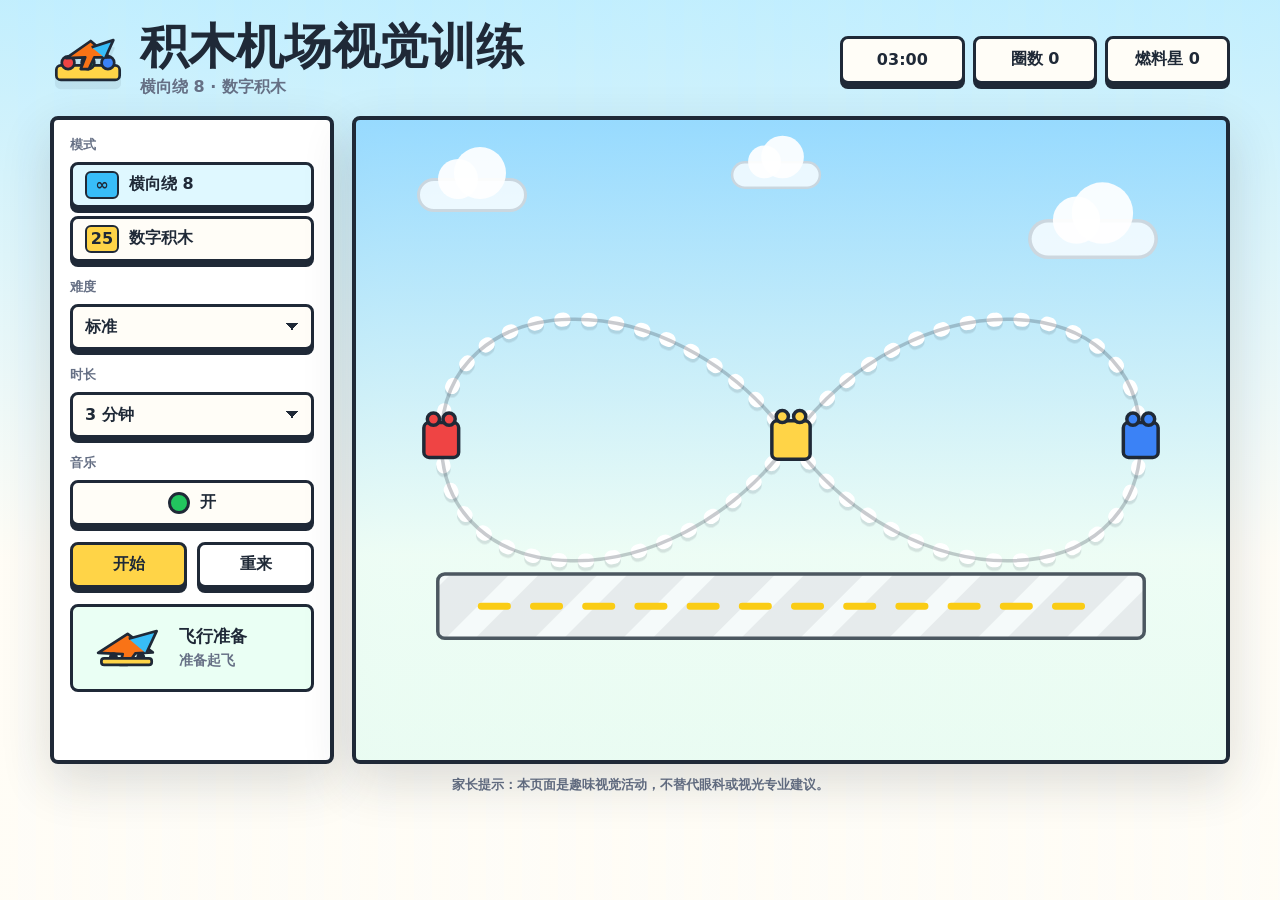
<file: learning/visual-tracking/index.html>
<!doctype html>
<html lang="zh-CN">
  <head>
    <meta charset="UTF-8" />
    <meta name="viewport" content="width=device-width, initial-scale=1.0" />
    <title>积木机场视觉训练</title>
    <link rel="stylesheet" href="./styles.css" />
  </head>
  <body>
    <main class="app-shell">
      <header class="topbar">
        <div class="brand">
          <svg class="brand-mark" viewBox="0 0 84 64" aria-hidden="true">
            <rect x="7" y="38" width="70" height="16" rx="5" fill="#ffd447" stroke="#1f2937" stroke-width="3" />
            <circle cx="20" cy="35" r="7" fill="#ef4444" stroke="#1f2937" stroke-width="3" />
            <circle cx="42" cy="35" r="7" fill="#22c55e" stroke="#1f2937" stroke-width="3" />
            <circle cx="64" cy="35" r="7" fill="#3b82f6" stroke="#1f2937" stroke-width="3" />
            <path d="M18 30 L45 11 L66 29 L49 29 L43 42 L34 42 L39 29 Z" fill="#f97316" stroke="#1f2937" stroke-width="3" stroke-linejoin="round" />
            <path d="M46 18 L70 10 L61 30" fill="#38bdf8" stroke="#1f2937" stroke-width="3" stroke-linejoin="round" />
          </svg>
          <div>
            <h1>积木机场视觉训练</h1>
            <p>横向绕 8 · 数字积木</p>
          </div>
        </div>
        <div class="status-strip" aria-live="polite">
          <span id="timeBadge">03:00</span>
          <span id="targetBadge">圈数 0</span>
          <span id="starBadge">燃料星 0</span>
        </div>
      </header>

      <section class="workspace">
        <aside class="controls" aria-label="训练控制">
          <div class="control-group">
            <span class="group-label">模式</span>
            <div class="segmented" role="tablist" aria-label="训练模式">
              <button class="segment is-active" type="button" role="tab" aria-selected="true" data-mode="figure-eight">
                <span aria-hidden="true">∞</span>
                横向绕 8
              </button>
              <button class="segment" type="button" role="tab" aria-selected="false" data-mode="numbers">
                <span aria-hidden="true">25</span>
                数字积木
              </button>
            </div>
          </div>

          <div class="control-group">
            <label class="field-label" for="difficulty">难度</label>
            <select id="difficulty">
              <option value="easy">简单</option>
              <option value="standard" selected>标准</option>
              <option value="challenge">挑战</option>
            </select>
          </div>

          <div class="control-group">
            <label class="field-label" for="duration">时长</label>
            <select id="duration">
              <option value="60">1 分钟</option>
              <option value="180" selected>3 分钟</option>
              <option value="300">5 分钟</option>
            </select>
          </div>

          <div class="control-group">
            <span class="group-label">音乐</span>
            <button class="toggle is-on" id="soundToggle" type="button" aria-pressed="true">
              <span class="toggle-dot" aria-hidden="true"></span>
              <span id="soundLabel">开</span>
            </button>
          </div>

          <div class="action-row">
            <button class="primary-action" id="startPause" type="button">开始</button>
            <button class="ghost-action" id="reset" type="button">重来</button>
          </div>

          <div class="pilot-card" aria-label="训练状态">
            <svg class="pilot-plane" viewBox="0 0 150 92" aria-hidden="true">
              <path d="M24 55 L78 20 L124 54 L92 56 L77 77 L64 77 L69 57 Z" fill="#f97316" stroke="#1f2937" stroke-width="5" stroke-linejoin="round" />
              <path d="M80 29 L131 15 L112 56" fill="#38bdf8" stroke="#1f2937" stroke-width="5" stroke-linejoin="round" />
              <circle cx="52" cy="62" r="8" fill="#1f2937" />
              <circle cx="102" cy="62" r="8" fill="#1f2937" />
              <rect x="30" y="65" width="92" height="12" rx="5" fill="#ffd447" stroke="#1f2937" stroke-width="5" />
            </svg>
            <div>
              <strong id="sessionTitle">飞行训练中</strong>
              <span id="sessionLine">准备起飞</span>
            </div>
          </div>
        </aside>

        <section class="stage-wrap" aria-label="训练区域">
          <div class="sky-layer" aria-hidden="true">
            <span class="cloud cloud-one"></span>
            <span class="cloud cloud-two"></span>
            <span class="cloud cloud-three"></span>
          </div>

          <svg id="figureEightStage" class="training-stage" viewBox="0 0 1000 560" role="img" aria-label="横向绕 8 飞行路径">
            <defs>
              <pattern id="runwayStripes" width="72" height="72" patternUnits="userSpaceOnUse" patternTransform="rotate(45)">
                <rect width="72" height="72" fill="#e5e7eb" />
                <rect width="24" height="72" fill="#f8fafc" />
              </pattern>
            </defs>
            <rect x="0" y="0" width="1000" height="560" fill="transparent" />
            <rect x="94" y="434" width="812" height="74" rx="8" fill="url(#runwayStripes)" stroke="#1f2937" stroke-width="4" opacity="0.78" />
            <line x1="144" y1="471" x2="856" y2="471" stroke="#facc15" stroke-width="8" stroke-linecap="round" stroke-dasharray="30 30" />
            <path id="flightPath" class="flight-path" d="M500 280 C640 88 902 102 902 280 C902 458 640 472 500 280 C360 88 98 102 98 280 C98 458 360 472 500 280" />
            <path class="flight-shadow" d="M500 280 C640 88 902 102 902 280 C902 458 640 472 500 280 C360 88 98 102 98 280 C98 458 360 472 500 280" />
            <g class="gate gate-red" transform="translate(98 280)">
              <rect x="-20" y="-20" width="40" height="40" rx="6" />
              <circle cx="-9" cy="-24" r="7" />
              <circle cx="9" cy="-24" r="7" />
            </g>
            <g class="gate gate-yellow" transform="translate(500 280)">
              <rect x="-22" y="-22" width="44" height="44" rx="6" />
              <circle cx="-10" cy="-27" r="7" />
              <circle cx="10" cy="-27" r="7" />
            </g>
            <g class="gate gate-blue" transform="translate(902 280)">
              <rect x="-20" y="-20" width="40" height="40" rx="6" />
              <circle cx="-9" cy="-24" r="7" />
              <circle cx="9" cy="-24" r="7" />
            </g>
            <g id="plane" class="plane-token">
              <path d="M-44 14 L3 -19 L43 12 L15 14 L2 34 L-11 34 L-5 15 Z" fill="#f97316" stroke="#1f2937" stroke-width="5" stroke-linejoin="round" />
              <path d="M3 -12 L49 -24 L30 14" fill="#38bdf8" stroke="#1f2937" stroke-width="5" stroke-linejoin="round" />
              <rect x="-35" y="20" width="72" height="12" rx="5" fill="#ffd447" stroke="#1f2937" stroke-width="5" />
              <circle cx="-22" cy="29" r="6" fill="#1f2937" />
              <circle cx="20" cy="29" r="6" fill="#1f2937" />
            </g>
          </svg>

          <div id="numberStage" class="training-stage number-stage is-hidden" aria-label="数字积木训练">
            <div class="number-field" id="numberField"></div>
          </div>
        </section>
      </section>

      <footer class="parent-note">
        家长提示：本页面是趣味视觉活动，不替代眼科或视光专业建议。
      </footer>
    </main>

    <script src="./script.js"></script>
  </body>
</html>
</file>
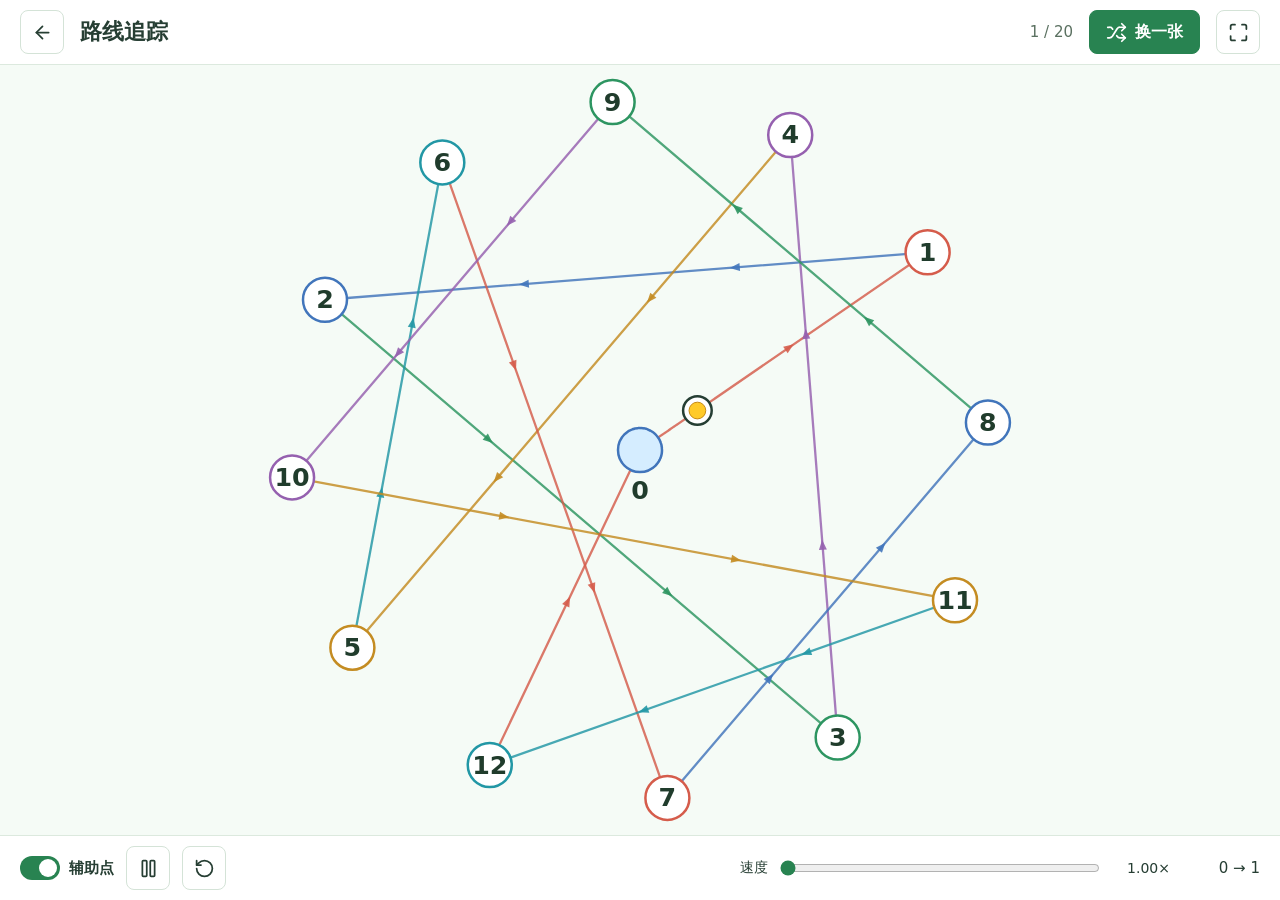
<file: visual-tracking/routes/index.html>
<!doctype html>
<html lang="zh-CN">
  <head>
    <meta charset="UTF-8" />
    <meta name="viewport" content="width=device-width, initial-scale=1.0" />
    <meta name="theme-color" content="#f5fbf6" />
    <title>路线追踪 · 积木飞机场</title>
    <link rel="stylesheet" href="./styles.css" />
  </head>
  <body>
    <main id="practice" class="practice">
      <header class="practice-toolbar">
        <a class="icon-button home-button" href="../" aria-label="返回首页" title="返回首页">
          <svg aria-hidden="true"><use href="./icons.svg#arrow-left" /></svg>
        </a>
        <h1>路线追踪</h1>
        <span id="chartCount" class="chart-count" aria-live="polite">1 / 20</span>
        <button id="nextChart" class="next-button" type="button" title="随机换一张">
          <svg aria-hidden="true"><use href="./icons.svg#shuffle" /></svg>
          <span>换一张</span>
        </button>
        <button id="fullscreen" class="icon-button" type="button" aria-label="进入全屏" title="进入全屏">
          <svg aria-hidden="true"><use href="./icons.svg#maximize" /></svg>
        </button>
      </header>

      <section id="chartArea" class="chart-area" aria-label="视觉追踪路线图">
        <svg id="routeChart" role="img" aria-labelledby="chartTitle chartDescription">
          <title id="chartTitle">视觉追踪路线图</title>
          <desc id="chartDescription">从中心 0 出发，依次沿箭头追踪 1 到 12，最后回到 0。</desc>
          <g id="routeLines"></g>
          <g id="routeNodes"></g>
          <g id="guideDot" class="guide-dot" aria-hidden="true">
            <circle class="guide-outline" r="14" />
            <circle class="guide-core" r="8" />
          </g>
        </svg>
      </section>

      <footer class="practice-controls">
        <label class="guide-toggle">
          <input id="guideEnabled" type="checkbox" checked />
          <span class="switch" aria-hidden="true"></span>
          <span>辅助点</span>
        </label>
        <button id="playPause" class="icon-button" type="button" aria-label="暂停辅助点" title="暂停辅助点">
          <svg aria-hidden="true"><use href="./icons.svg#pause" /></svg>
        </button>
        <button id="restart" class="icon-button" type="button" aria-label="从 0 重新开始" title="从 0 重新开始">
          <svg aria-hidden="true"><use href="./icons.svg#rotate-ccw" /></svg>
        </button>
        <label class="speed-control" for="guideSpeed">
          <span>速度</span>
          <input id="guideSpeed" type="range" min="1" max="5" step="0.1" value="1" />
          <output id="speedValue" for="guideSpeed">1.00×</output>
        </label>
        <span id="routeProgress" class="route-progress" aria-label="当前路线">0 → 1</span>
      </footer>
      <div id="notice" class="notice" role="status" hidden></div>
    </main>
    <script src="./script.js" defer></script>
  </body>
</html>
</file>
<file: spelling/styles.css>
:root {
  --bg: #f0f4f8;
  --card: #ffffff;
  --primary: #4f7ef8;
  --primary-dark: #3563d4;
  --yellow: #ffd60a;
  --yellow-dark: #e6c200;
  --red: #ff453a;
  --green: #30d158;
  --text: #1a1a2e;
  --text-2: #6b7280;
  --radius: 20px;
  --shadow: 0 4px 20px rgba(0,0,0,0.07);
}
* { box-sizing: border-box; -webkit-tap-highlight-color: transparent; -webkit-touch-callout: none; user-select: none; }
body {
  margin: 0; padding: 0;
  font-family: 'Nunito', sans-serif;
  background: var(--bg); color: var(--text);
  height: 100vh; width: 100vw;
  display: flex; flex-direction: column;
  overflow: hidden;
}
header {
  background: #fff;
  padding: 12px 20px;
  padding-top: max(12px, env(safe-area-inset-top));
  display: flex; align-items: center; justify-content: space-between;
  border-bottom: 1px solid rgba(0,0,0,0.06);
  flex-shrink: 0;
  box-shadow: 0 2px 8px rgba(0,0,0,0.04);
}
.brand { display: flex; align-items: center; gap: 10px; }
.avatar {
  width: 40px; height: 40px; background: var(--yellow);
  border-radius: 12px; display: flex; align-items: center; justify-content: center;
  font-weight: 900; font-size: 22px; color: #333;
  box-shadow: 0 4px 0 var(--yellow-dark);
  font-family: 'Fredoka One', cursive;
}
.brand-name { font-weight: 900; font-size: 17px; font-family: 'Fredoka One', cursive; }
.brand-sub { font-size: 11px; color: var(--text-2); font-weight: 600; }
#app {
  flex: 1; overflow-y: auto; padding: 20px;
  padding-bottom: max(30px, env(safe-area-inset-bottom));
  -webkit-overflow-scrolling: touch;
}
.card {
  background: var(--card); border-radius: var(--radius); padding: 22px;
  box-shadow: var(--shadow); margin-bottom: 14px;
  border: 1px solid rgba(0,0,0,0.03);
}
.btn {
  display: flex; align-items: center; justify-content: center; gap: 10px;
  width: 100%; padding: 17px;
  border: none; border-radius: 14px;
  font-size: 17px; font-weight: 800; cursor: pointer;
  margin-bottom: 12px; transition: transform 0.1s, box-shadow 0.1s;
  font-family: 'Nunito', sans-serif;
}
.btn:active { transform: scale(0.97) translateY(2px); box-shadow: none !important; }
.btn-primary { background: var(--primary); color: #fff; box-shadow: 0 5px 0 var(--primary-dark); }
.btn-yellow { background: var(--yellow); color: #1a1a2e; box-shadow: 0 5px 0 var(--yellow-dark); }
.btn-green { background: var(--green); color: #fff; box-shadow: 0 5px 0 #1fa846; }
.btn-outline { background: #fff; color: var(--primary); border: 2px solid #e5eaf5; box-shadow: none; }
.btn-red { background: #fff0f0; color: var(--red); border: 1.5px solid #ffd5d3; box-shadow: none; }
.btn-gray { background: #f1f3f7; color: #555; border: none; box-shadow: none; }
.btn-row { display: flex; gap: 10px; }
.btn-row .btn { margin-bottom: 0; }
.btn-sm { padding: 10px 16px; font-size: 14px; border-radius: 10px; width: auto; }
.hero-title {
  font-family: 'Fredoka One', cursive;
  font-size: 52px; color: #1a1a2e;
  text-shadow: 3px 3px 0 #dce3ef;
  margin: 0 0 6px 0; letter-spacing: 1px;
}
.home-grid {
  display: grid; grid-template-columns: 1fr 1fr;
  gap: 12px; margin-bottom: 14px;
}
.mode-card {
  background: var(--card); border-radius: var(--radius);
  padding: 20px 16px; cursor: pointer;
  box-shadow: var(--shadow); border: 2px solid transparent;
  transition: border-color 0.2s, transform 0.1s;
  display: flex; flex-direction: column; align-items: center;
  text-align: center; gap: 10px;
}
.mode-card:active { transform: scale(0.98); }
.mode-card.learn { border-color: #b3caff; background: linear-gradient(135deg, #f0f4ff 0%, #fff 60%); }
.mode-card.practice { border-color: #fde68a; background: linear-gradient(135deg, #fffbea 0%, #fff 60%); }
.mode-card.records { border-color: #a7f3c8; background: linear-gradient(135deg, #f0fdf6 0%, #fff 60%); }
.mode-card.manage { border-color: #e0e7ff; background: linear-gradient(135deg, #f8f0ff 0%, #fff 60%); }
.mode-icon { font-size: 38px; flex-shrink: 0; }
.mode-info h3 { margin: 0 0 3px 0; font-size: 16px; font-weight: 800; }
.mode-info p { margin: 0; font-size: 12px; color: var(--text-2); font-weight: 600; line-height: 1.4; }

/* Tabs */
.tab-bar {
  display: flex; gap: 0; margin-bottom: 16px;
  background: #f1f3f7; border-radius: 14px; padding: 4px; overflow-x: auto;
}
.tab-btn {
  flex-shrink: 0; padding: 9px 16px; border: none; border-radius: 10px;
  font-size: 13px; font-weight: 700; cursor: pointer;
  background: transparent; color: var(--text-2); transition: all 0.15s;
  font-family: 'Nunito', sans-serif; white-space: nowrap;
}
.tab-btn.active { background: #fff; color: var(--primary); box-shadow: 0 2px 8px rgba(0,0,0,0.08); }

/* Target practice card */
.target-card {
  border-radius: 16px; padding: 18px; margin-bottom: 12px; cursor: pointer;
  background: linear-gradient(135deg, #fff5f0 0%, #fff 70%);
  border: 2px solid #ffccb3; box-shadow: 0 3px 12px rgba(255,100,50,0.08);
  display: flex; align-items: center; gap: 14px;
}
.target-card:active { transform: scale(0.98); }
.target-card.practice-type {
  background: linear-gradient(135deg, #f0f8ff 0%, #fff 70%);
  border-color: #b3d4ff;
}

/* Word stats badge */
.stat-badge {
  display: inline-flex; align-items: center; gap: 4px;
  padding: 3px 8px; border-radius: 20px; font-size: 11px; font-weight: 800;
}
.stat-correct { background: #e6faf0; color: #1a7f45; }
.stat-wrong { background: #ffeef0; color: #c0392b; }
.stat-net-pos { background: #e8f5ff; color: #2563eb; }
.stat-net-neg { background: #fff0e8; color: #c2410c; }
.target-group-card {
  display: flex; align-items: center; gap: 14px; cursor: pointer;
  padding: 18px; min-height: 92px;
}
.target-group-card:active { transform: scale(0.99); }
.target-group-icon {
  width: 48px; height: 48px; border-radius: 12px; flex-shrink: 0;
  display: flex; align-items: center; justify-content: center; font-size: 25px;
  background: #eef2ff;
}
.target-group-count {
  margin-left: auto; flex-shrink: 0; min-width: 38px; height: 32px;
  padding: 0 10px; border-radius: 16px; display: flex; align-items: center;
  justify-content: center; background: #f1f3f7; color: var(--text-2);
  font-size: 13px; font-weight: 800;
}
.target-word-row {
  display: flex; align-items: center; gap: 12px; padding: 12px 16px;
  border-bottom: 1px solid #f0f0f0; cursor: pointer;
}
.target-word-row:last-child { border-bottom: none; }
.target-word-main { min-width: 0; flex: 1; }
.target-word-name {
  font-family: 'Nunito', sans-serif; font-size: 19px; font-weight: 800; color: var(--text);
  overflow: hidden; text-overflow: ellipsis; white-space: nowrap;
}
.target-word-meta {
  margin-top: 3px; color: var(--text-2); font-size: 11px; font-weight: 700;
  overflow: hidden; text-overflow: ellipsis; white-space: nowrap;
}
.target-word-stats { display: flex; gap: 5px; flex-shrink: 0; }
@media (max-width: 520px) {
  .target-word-row { align-items: flex-start; flex-wrap: wrap; }
  .target-word-stats { width: 100%; padding-left: 32px; }
}

/* Learn module */
.learn-progress {
  text-align: center; font-size: 13px; color: var(--text-2); font-weight: 700;
  margin-bottom: 14px; letter-spacing: 0.5px;
}
.learn-word-card {
  background: #fff; border-radius: 24px; padding: 40px 24px;
  text-align: center; box-shadow: 0 8px 32px rgba(79,126,248,0.1);
  border: 2px solid #e8effd; margin-bottom: 16px; min-height: 160px;
  display: flex; flex-direction: column; align-items: center; justify-content: center;
}
.phonics-display {
  display: flex; flex-wrap: wrap; justify-content: center; gap: 0;
  font-family: 'Nunito', sans-serif; font-size: 76px; font-weight: 400;
  line-height: 1.15; min-height: 92px; align-items: center; letter-spacing: 1px;
}
.phonics-chunk { display: inline-flex; transition: opacity 0.3s, transform 0.3s; }
.phonics-chunk.hidden-chunk { opacity: 0; transform: translateY(8px); pointer-events: none; }
.phonics-chunk.color-0 { color: #e63946; }
.phonics-chunk.color-1 { color: #4f7ef8; }
.learn-controls { display: flex; flex-direction: column; gap: 10px; }
.learn-step-hint {
  text-align: center; color: var(--text-2); font-size: 13px; font-weight: 700;
  letter-spacing: 0.5px; padding: 8px; background: #f8faff; border-radius: 10px;
}

/* Practice */
.tiles-container { display: flex; flex-wrap: wrap; justify-content: center; gap: 10px; margin: 20px 0; }
.letter-tile {
  width: 58px; height: 68px; background: var(--primary); color: #fff;
  border-radius: 12px; font-size: 34px; font-weight: 400;
  font-family: 'Nunito', sans-serif;
  display: flex; align-items: center; justify-content: center; cursor: pointer;
  box-shadow: 0 5px 0 var(--primary-dark);
  transition: transform 0.1s, box-shadow 0.1s, opacity 0.2s; border: none;
}
.letter-tile:active { transform: translateY(3px); box-shadow: 0 2px 0 var(--primary-dark); }
.letter-tile.used { opacity: 0; pointer-events: none; }
.letter-tile.wrong-tile { background: var(--red); box-shadow: 0 5px 0 #c0392b; animation: shake 0.35s ease; }
.slots-container { display: flex; flex-wrap: wrap; justify-content: center; gap: 10px; margin: 18px 0 24px 0; }
.answer-slot {
  width: 58px; height: 68px; border-bottom: 5px solid #e0e0e0;
  font-size: 34px; font-weight: 400; font-family: 'Nunito', sans-serif;
  display: flex; align-items: center; justify-content: center;
  background: #fff; color: #333; border-radius: 8px; transition: all 0.2s;
}
.answer-slot.filled { border-bottom-color: var(--primary); background: #f0f4ff; color: var(--primary); }
.answer-slot.correct { background: var(--green); border-bottom-color: var(--green); color: #fff; border-radius: 12px; border-bottom-width: 0; }
.answer-slot.wrong { background: var(--red); border-bottom-color: var(--red); color: #fff; border-radius: 12px; border-bottom-width: 0; }
.blank-char {
  width: 52px; height: 64px; border-bottom: 5px solid #e0e0e0;
  font-size: 38px; font-weight: 400; font-family: 'Nunito', sans-serif;
  display: flex; align-items: center; justify-content: center;
  background: #fff; color: #333; border-radius: 8px; transition: all 0.15s;
}
.blank-char.active { border-bottom-color: var(--primary); background: #f0f5ff; transform: translateY(-3px); }
.blank-char.filled { border-bottom-color: #333; }
.blank-char.correct { color: #fff; background: var(--green); border: none; border-radius: 12px; }
.blank-char.wrong { color: #fff; background: var(--red); border: none; border-radius: 12px; }
.blank-char.punctuation {
  width: 18px; border: none; background: transparent; color: #333;
  font-size: 34px; transform: none;
}
.blanks-container { display: flex; justify-content: center; flex-wrap: wrap; gap: 10px; margin: 20px 0 28px 0; }

/* Manager */
.manage-item { display: flex; justify-content: space-between; align-items: center; padding: 16px; border-bottom: 1px solid #f0f0f0; cursor: pointer; }

/* Records */
.history-item { background: #fff; border-radius: 14px; margin-bottom: 12px; box-shadow: 0 2px 5px rgba(0,0,0,0.03); overflow: hidden; }
.history-header { display: flex; justify-content: space-between; align-items: center; padding: 16px; cursor: pointer; }
.history-details { padding: 0 16px 16px 16px; display: none; border-top: 1px solid #f0f0f0; }
.history-details.show { display: block; }
.detail-tag { display: inline-block; background: #e8f5e9; color: #2e7d32; padding: 5px 10px; border-radius: 8px; font-size: 14px; margin: 6px 4px 0 0; font-weight: 700; }
.word-wall { display: flex; flex-wrap: wrap; gap: 8px; margin-top: 10px; }
.wall-item { background: #f0f4ff; border: 1.5px solid #c7d8ff; padding: 7px 12px; border-radius: 10px; font-size: 14px; font-weight: 700; color: var(--primary); }
.score-header { background: linear-gradient(135deg, #4f7ef8, #7c3aed); border-radius: var(--radius); padding: 28px 22px; color: #fff; margin-bottom: 14px; }
.big-score { font-size: 72px; font-family: 'Fredoka One', cursive; margin: 6px 0; line-height: 1; }
.icons-grid { display: flex; flex-wrap: wrap; justify-content: center; gap: 8px; margin-top: 12px; font-size: 22px; }

/* Practice mode selector */
.practice-mode-btn {
  background: #fff; border: 2px solid #e5eaf5; border-radius: 16px;
  padding: 20px; cursor: pointer; transition: all 0.15s;
  text-align: left; width: 100%; margin-bottom: 12px; font-family: 'Nunito', sans-serif;
}
.practice-mode-btn:active { transform: scale(0.98); }
.practice-mode-btn.easy { border-color: #fde68a; background: #fffdf0; }
.practice-mode-btn.normal { border-color: #b3caff; background: #f5f7ff; }
.pmb-title { font-size: 18px; font-weight: 800; margin-bottom: 4px; }
.pmb-desc { font-size: 13px; color: var(--text-2); font-weight: 600; }

textarea { width: 100%; border: 2px solid #e0e0e0; border-radius: 12px; padding: 14px; font-size: 16px; background: #fff; font-family: 'Nunito', sans-serif; font-weight: 600; transition: border 0.2s; user-select: auto; }
textarea:focus { border-color: var(--primary); outline: none; }
.feedback-text { text-align: center; height: 30px; margin-bottom: 8px; font-weight: 800; font-size: 17px; }

@keyframes shake {
  0%,100% { transform: translateX(0); }
  25% { transform: translateX(-6px); }
  75% { transform: translateX(6px); }
}
@keyframes pop-in {
  from { transform: scale(0.7); opacity: 0; }
  to { transform: scale(1); opacity: 1; }
}
.pop-in { animation: pop-in 0.2s ease; }
</file>
<file: visual-tracking/styles.css>
:root {
  color-scheme: light;
  --ink: #1f2937;
  --muted: #667085;
  --paper: #fffdf7;
  --panel: #ffffff;
  --sky: #bfeeff;
  --yellow: #ffd447;
  --orange: #f97316;
  --red: #ef4444;
  --green: #22c55e;
  --blue: #3b82f6;
  --cyan: #38bdf8;
  --shadow: 0 18px 50px rgba(31, 41, 55, 0.16);
}

* {
  box-sizing: border-box;
}

html,
body {
  min-height: 100%;
}

body {
  margin: 0;
  font-family:
    "Hannotate SC",
    "HanziPen SC",
    "Yuanti SC",
    "STYuanti-SC",
    "PingFang SC",
    "Comic Sans MS",
    "Chalkboard SE",
    "Marker Felt",
    "Microsoft YaHei",
    ui-rounded,
    "SF Pro Rounded",
    system-ui,
    sans-serif;
  color: var(--ink);
  background:
    linear-gradient(180deg, rgba(191, 238, 255, 0.95), rgba(255, 253, 247, 0.94) 62%),
    repeating-linear-gradient(90deg, rgba(255, 212, 71, 0.16) 0 18px, rgba(59, 130, 246, 0.1) 18px 36px);
}

button,
select {
  max-width: 100%;
  font: inherit;
}

button {
  cursor: pointer;
}

.app-shell {
  width: min(1240px, calc(100vw - 28px));
  min-height: 100vh;
  margin: 0 auto;
  padding: 22px 0 18px;
}

.topbar {
  display: flex;
  align-items: center;
  justify-content: space-between;
  gap: 18px;
  margin-bottom: 18px;
}

.brand {
  display: flex;
  align-items: center;
  min-width: 0;
  gap: 14px;
}

.brand-mark {
  width: 72px;
  height: 72px;
  flex: 0 0 auto;
  filter: drop-shadow(0 8px 0 rgba(31, 41, 55, 0.08));
}

.brand-tile {
  fill: #ffd21f;
}

.brand-tile-shade {
  fill: #eab308;
  opacity: 0.48;
}

.brand-letter {
  fill: var(--ink);
}

h1,
h2,
p {
  margin: 0;
}

h1 {
  font-size: clamp(30px, 4.2vw, 54px);
  line-height: 1.02;
  letter-spacing: 0;
}

.brand p {
  margin-top: 6px;
  color: var(--muted);
  font-size: 16px;
  font-weight: 800;
}

.home-screen {
  display: grid;
  grid-template-columns: repeat(auto-fit, minmax(260px, 1fr));
  align-items: start;
  gap: clamp(14px, 2.4vw, 22px);
  min-height: 0;
}

.game-choice {
  display: grid;
  align-content: center;
  justify-items: center;
  gap: 8px;
  min-height: 246px;
  padding: 14px;
  border: 4px solid var(--ink);
  border-radius: 8px;
  background: var(--panel);
  box-shadow: var(--shadow), 0 7px 0 var(--ink);
  color: var(--ink);
  text-align: center;
  transition:
    transform 160ms ease,
    box-shadow 160ms ease,
    background-color 160ms ease;
}

.game-choice:hover {
  transform: translateY(-3px);
}

.game-choice:active {
  transform: translateY(6px);
  box-shadow: var(--shadow), 0 2px 0 var(--ink);
}

.choice-flight {
  background: linear-gradient(180deg, #e6fbff, #ffffff 72%);
}

.choice-blocks {
  background: linear-gradient(180deg, #fff8dc, #ffffff 72%);
}

.choice-routes {
  background: linear-gradient(180deg, #e5f6e9, #ffffff 72%);
  text-decoration: none;
}

.choice-art .route-choice-numbers text {
  font-size: 24px;
}

.choice-art {
  width: min(270px, 96%);
  height: auto;
}

.choice-eight {
  fill: none;
  stroke: #ffffff;
  stroke-width: 18;
  stroke-linecap: round;
  stroke-dasharray: 5 24;
  filter: drop-shadow(0 4px 0 rgba(31, 41, 55, 0.18));
}

.choice-art text {
  fill: var(--ink);
  font-size: 44px;
  font-weight: 1000;
  dominant-baseline: middle;
}

.game-choice span {
  color: var(--muted);
  font-size: clamp(14px, 1.7vw, 18px);
  font-weight: 900;
}

.game-choice strong {
  display: block;
  font-size: clamp(26px, 3.1vw, 40px);
  line-height: 1;
  letter-spacing: 0;
}

.game-screen {
  display: grid;
  gap: 14px;
}

.game-toolbar,
.settings-bar {
  display: grid;
  align-items: center;
  gap: 12px;
  border: 4px solid var(--ink);
  border-radius: 8px;
  background: var(--panel);
  box-shadow: var(--shadow);
}

.game-toolbar {
  grid-template-columns: auto minmax(220px, 1fr) minmax(330px, auto);
  padding: 12px;
}

.home-button,
.toggle,
.primary-action,
.ghost-action,
select {
  min-width: 0;
  min-height: 46px;
  border: 3px solid var(--ink);
  border-radius: 8px;
  color: var(--ink);
  background: var(--paper);
  box-shadow: 0 5px 0 var(--ink);
  font-weight: 900;
  transition:
    transform 160ms ease,
    box-shadow 160ms ease,
    background-color 160ms ease;
}

.home-button {
  padding: 0 18px;
  background: #eafff4;
}

.home-button:active,
.toggle:active,
.primary-action:active,
.ghost-action:active {
  transform: translateY(4px);
  box-shadow: 0 1px 0 var(--ink);
}

.game-title {
  display: flex;
  align-items: center;
  min-width: 0;
  gap: 12px;
}

.game-title > span {
  width: 52px;
  height: 42px;
  display: grid;
  place-items: center;
  border: 3px solid var(--ink);
  border-radius: 7px;
  background: var(--yellow);
  box-shadow: 0 5px 0 var(--ink);
  font-size: 24px;
  font-weight: 1000;
}

h2 {
  font-size: clamp(24px, 3.6vw, 40px);
  line-height: 1.05;
}

.game-title p {
  margin-top: 4px;
  color: var(--muted);
  font-weight: 900;
}

.status-strip {
  display: grid;
  grid-template-columns: repeat(3, minmax(92px, 1fr));
  gap: 8px;
}

.status-strip span {
  min-height: 48px;
  display: grid;
  place-items: center;
  padding: 8px 12px;
  border: 3px solid var(--ink);
  border-radius: 8px;
  background: var(--paper);
  box-shadow: 0 5px 0 var(--ink);
  font-weight: 900;
  white-space: nowrap;
}

.settings-bar {
  grid-template-columns: repeat(6, minmax(0, 1fr));
  padding: 12px;
}

.control-chip {
  display: grid;
  grid-template-columns: auto minmax(0, 1fr);
  align-items: center;
  gap: 8px;
  min-width: 0;
}

.control-chip span {
  color: var(--muted);
  font-size: 13px;
  font-weight: 900;
}

select {
  width: 100%;
  appearance: none;
  padding: 0 38px 0 12px;
  background:
    linear-gradient(45deg, transparent 50%, var(--ink) 50%) right 18px center / 8px 8px no-repeat,
    linear-gradient(135deg, var(--ink) 50%, transparent 50%) right 12px center / 8px 8px no-repeat,
    var(--paper);
}

.toggle {
  display: flex;
  align-items: center;
  justify-content: center;
  gap: 8px;
}

.toggle-dot {
  width: 22px;
  height: 22px;
  border-radius: 50%;
  background: var(--red);
  border: 3px solid var(--ink);
}

.toggle.is-on .toggle-dot {
  background: var(--green);
}

.primary-action {
  background: var(--yellow);
}

.ghost-action {
  background: #ffffff;
}

.stage-wrap {
  position: relative;
  min-height: min(72vh, 740px);
  overflow: hidden;
  border: 4px solid var(--ink);
  border-radius: 8px;
  background:
    linear-gradient(180deg, rgba(139, 213, 255, 0.82), rgba(236, 253, 245, 0.9) 68%),
    linear-gradient(0deg, rgba(34, 197, 94, 0.2), rgba(34, 197, 94, 0) 36%);
  box-shadow: var(--shadow);
}

.sky-layer {
  position: absolute;
  inset: 0;
  pointer-events: none;
}

.cloud {
  position: absolute;
  width: 110px;
  height: 34px;
  border: 3px solid rgba(31, 41, 55, 0.16);
  border-radius: 999px;
  background: rgba(255, 255, 255, 0.78);
}

.cloud::before,
.cloud::after {
  content: "";
  position: absolute;
  bottom: 10px;
  border-radius: 50%;
  background: rgba(255, 255, 255, 0.92);
}

.cloud::before {
  left: 18px;
  width: 40px;
  height: 40px;
}

.cloud::after {
  right: 18px;
  width: 52px;
  height: 52px;
}

.cloud-one {
  left: 7%;
  top: 9%;
}

.cloud-two {
  right: 9%;
  top: 16%;
  transform: scale(1.18);
}

.cloud-three {
  left: 42%;
  top: 6%;
  transform: scale(0.82);
}

.training-stage {
  position: relative;
  z-index: 1;
  display: block;
  width: 100%;
  height: 100%;
  min-height: min(72vh, 740px);
}

.flight-path {
  fill: none;
  stroke: #ffffff;
  stroke-width: 18;
  stroke-linecap: round;
  stroke-linejoin: round;
  stroke-dasharray: 3 27;
  filter: drop-shadow(0 4px 0 rgba(31, 41, 55, 0.12));
}

.flight-shadow {
  fill: none;
  stroke: rgba(31, 41, 55, 0.26);
  stroke-width: 5;
  stroke-linecap: round;
  stroke-linejoin: round;
}

.lego-terminal {
  filter: drop-shadow(0 10px 0 rgba(31, 41, 55, 0.14));
}

.lego-terminal path,
.lego-terminal rect,
.lego-terminal circle,
.lego-terminal ellipse {
  stroke: var(--ink);
  stroke-linejoin: round;
}

.lego-terminal .terminal-shadow {
  fill: rgba(31, 41, 55, 0.12);
  stroke: none;
}

.lego-terminal .terminal-wall {
  fill: #f8fafc;
  stroke-width: 6;
}

.lego-terminal .terminal-roof,
.lego-terminal .terminal-tower-roof,
.lego-terminal .terminal-light {
  fill: #f97316;
  stroke-width: 6;
}

.lego-terminal .terminal-blue-part {
  fill: #1d4ed8;
  stroke-width: 6;
}

.lego-terminal .terminal-glass,
.lego-terminal .terminal-tower-glass,
.lego-terminal .terminal-door {
  fill: #38bdf8;
  stroke-width: 5;
}

.lego-terminal .terminal-stripe {
  fill: none;
  stroke: #f97316;
  stroke-width: 8;
  stroke-linecap: round;
}

.lego-terminal .terminal-bridge,
.lego-terminal .terminal-bridge-top {
  fill: #cbd5e1;
  stroke-width: 6;
}

.lego-terminal .terminal-tower {
  fill: #f8fafc;
  stroke-width: 6;
}

.lego-terminal .terminal-studs ellipse {
  fill: #ffffff;
  stroke: #cbd5e1;
  stroke-width: 4;
}

.lego-terminal .terminal-small-windows rect {
  fill: #38bdf8;
  stroke: none;
}

.plane-token {
  filter: drop-shadow(0 12px 0 rgba(31, 41, 55, 0.16));
  transform-origin: center;
}

.aircraft-shape {
  display: none;
}

.aircraft-shape.is-active {
  display: block;
}

.number-stage {
  display: grid;
  padding: clamp(12px, 2.2vw, 26px);
}

.number-field {
  display: grid;
  grid-template-columns: repeat(5, minmax(0, 1fr));
  grid-template-rows: repeat(5, minmax(0, 1fr));
  gap: clamp(8px, 1.4vw, 16px);
  width: 100%;
  height: 100%;
  min-height: calc(min(72vh, 740px) - 52px);
}

.number-cell {
  position: relative;
  display: grid;
  place-items: center;
  min-width: 0;
  min-height: 0;
}

.number-block {
  position: relative;
  width: min(var(--block-size), 88%);
  aspect-ratio: 1.18 / 1;
  border: 3px solid var(--ink);
  border-radius: 7px;
  box-shadow: 0 7px 0 var(--ink);
  color: var(--ink);
  font-size: clamp(20px, var(--number-font), 42px);
  font-weight: 1000;
  line-height: 1;
  transform: translate(var(--jx), var(--jy)) rotate(var(--rot));
  transition:
    transform 170ms ease,
    opacity 170ms ease,
    box-shadow 170ms ease;
}

.speed-slow {
  --block-size: 98px;
  --number-font: 3.8vw;
}

.speed-normal {
  --block-size: 82px;
  --number-font: 3.1vw;
}

.number-block::before,
.number-block::after {
  content: "";
  position: absolute;
  top: -13px;
  width: 20px;
  height: 13px;
  border: 3px solid var(--ink);
  border-bottom: 0;
  border-radius: 7px 7px 0 0;
  background: inherit;
}

.number-block::before {
  left: 18%;
}

.number-block::after {
  right: 18%;
}

.number-block.color-red {
  background: #ff6b6b;
}

.number-block.color-yellow {
  background: #ffd447;
}

.number-block.color-green {
  background: #52d273;
}

.number-block.color-blue {
  background: #60a5fa;
}

.number-block.color-cyan {
  background: #67e8f9;
}

.number-block.color-orange {
  background: #fb923c;
}

.number-block.is-found {
  opacity: 0.22;
  transform: translate(var(--jx), var(--jy)) rotate(var(--rot)) scale(0.88);
  box-shadow: 0 2px 0 var(--ink);
}

.number-block.is-wrong {
  animation: shake 220ms ease;
}

.is-hidden {
  display: none !important;
}

@keyframes shake {
  0%,
  100% {
    transform: translate(var(--jx), var(--jy)) rotate(var(--rot));
  }

  33% {
    transform: translate(calc(var(--jx) - 8px), var(--jy)) rotate(var(--rot));
  }

  66% {
    transform: translate(calc(var(--jx) + 8px), var(--jy)) rotate(var(--rot));
  }
}

@media (max-width: 980px) {
  .home-screen {
    grid-template-columns: repeat(auto-fit, minmax(240px, 1fr));
  }

  .game-choice {
    min-height: 230px;
  }

  .game-toolbar {
    grid-template-columns: auto minmax(0, 1fr);
  }

  .status-strip {
    grid-column: 1 / -1;
  }

  .settings-bar {
    grid-template-columns: repeat(3, minmax(0, 1fr));
  }
}

@media (max-width: 620px) {
  .app-shell {
    width: min(calc(100vw - 16px), 1240px);
    padding-top: 12px;
  }

  .brand-mark {
    width: 60px;
  }

  .brand p {
    font-size: 14px;
  }

  .game-choice {
    min-height: 210px;
  }

  .choice-art {
    width: min(235px, 96%);
  }

  .game-toolbar,
  .settings-bar {
    padding: 10px;
  }

  .game-toolbar {
    grid-template-columns: 1fr;
  }

  .home-button {
    justify-self: start;
  }

  .status-strip {
    grid-template-columns: repeat(3, minmax(0, 1fr));
    gap: 6px;
  }

  .status-strip span {
    min-height: 44px;
    padding: 6px 4px;
    font-size: 14px;
  }

  .settings-bar {
    grid-template-columns: repeat(2, minmax(0, 1fr));
  }

  .primary-action,
  .ghost-action {
    min-height: 52px;
  }

  .stage-wrap,
  .training-stage {
    min-height: 520px;
  }

  .number-field {
    gap: 7px;
    min-height: 468px;
  }

  .speed-slow {
    --block-size: 66px;
    --number-font: 6.2vw;
  }

  .speed-normal {
    --block-size: 58px;
    --number-font: 5.7vw;
  }
}

@media (prefers-reduced-motion: reduce) {
  *,
  *::before,
  *::after {
    animation-duration: 0.01ms !important;
    scroll-behavior: auto !important;
    transition-duration: 0.01ms !important;
  }
}
</file>
<file: learning/visual-tracking/styles.css>
:root {
  color-scheme: light;
  --ink: #1f2937;
  --muted: #667085;
  --paper: #fffdf7;
  --panel: #ffffff;
  --sky: #bfeeff;
  --sky-deep: #8bd5ff;
  --line: #d7e2ea;
  --yellow: #ffd447;
  --orange: #f97316;
  --red: #ef4444;
  --green: #22c55e;
  --blue: #3b82f6;
  --cyan: #38bdf8;
  --shadow: 0 18px 50px rgba(31, 41, 55, 0.16);
}

* {
  box-sizing: border-box;
}

html,
body {
  min-height: 100%;
}

body {
  margin: 0;
  font-family:
    ui-rounded,
    "SF Pro Rounded",
    "PingFang SC",
    "Microsoft YaHei",
    system-ui,
    sans-serif;
  color: var(--ink);
  background:
    linear-gradient(180deg, rgba(191, 238, 255, 0.95), rgba(255, 253, 247, 0.94) 62%),
    repeating-linear-gradient(90deg, rgba(255, 212, 71, 0.16) 0 18px, rgba(59, 130, 246, 0.1) 18px 36px);
}

button,
select {
  font: inherit;
  max-width: 100%;
}

button {
  cursor: pointer;
}

.app-shell {
  width: min(1180px, calc(100vw - 28px));
  min-height: 100vh;
  margin: 0 auto;
  padding: 22px 0 18px;
}

.topbar {
  display: flex;
  align-items: center;
  justify-content: space-between;
  gap: 18px;
  margin-bottom: 18px;
}

.brand {
  display: flex;
  align-items: center;
  min-width: 0;
  gap: 14px;
}

.brand-mark {
  width: 76px;
  height: 58px;
  flex: 0 0 auto;
  filter: drop-shadow(0 8px 0 rgba(31, 41, 55, 0.08));
}

h1 {
  margin: 0;
  font-size: clamp(28px, 4.5vw, 48px);
  line-height: 1.02;
  letter-spacing: 0;
}

.brand p {
  margin: 6px 0 0;
  color: var(--muted);
  font-size: 16px;
  font-weight: 800;
}

.status-strip {
  display: grid;
  grid-template-columns: repeat(3, minmax(92px, 1fr));
  gap: 8px;
  flex: 0 1 390px;
}

.status-strip span {
  min-height: 48px;
  display: grid;
  place-items: center;
  padding: 8px 12px;
  border: 3px solid var(--ink);
  border-radius: 8px;
  background: var(--paper);
  box-shadow: 0 5px 0 var(--ink);
  font-weight: 900;
  white-space: nowrap;
}

.workspace {
  display: grid;
  grid-template-columns: 284px minmax(0, 1fr);
  gap: 18px;
  align-items: stretch;
}

.controls {
  position: relative;
  display: grid;
  align-content: start;
  gap: 16px;
  padding: 16px;
  border: 4px solid var(--ink);
  border-radius: 8px;
  background: var(--panel);
  box-shadow: var(--shadow);
}

.control-group {
  display: grid;
  gap: 8px;
}

.group-label,
.field-label {
  color: var(--muted);
  font-size: 13px;
  font-weight: 900;
}

.segmented {
  display: grid;
  gap: 8px;
}

.segment,
.toggle,
.primary-action,
.ghost-action,
select {
  min-width: 0;
  min-height: 46px;
  border: 3px solid var(--ink);
  border-radius: 8px;
  color: var(--ink);
  background: var(--paper);
  box-shadow: 0 5px 0 var(--ink);
  font-weight: 900;
  transition:
    transform 160ms ease,
    box-shadow 160ms ease,
    background-color 160ms ease;
}

.segment {
  display: flex;
  align-items: center;
  justify-content: flex-start;
  gap: 10px;
  padding: 0 12px;
}

.segment span {
  width: 34px;
  height: 28px;
  display: grid;
  place-items: center;
  border-radius: 6px;
  background: var(--yellow);
  border: 2px solid var(--ink);
}

.segment.is-active {
  background: #dff8ff;
}

.segment.is-active span {
  background: var(--cyan);
}

.segment:active,
.toggle:active,
.primary-action:active,
.ghost-action:active {
  transform: translateY(4px);
  box-shadow: 0 1px 0 var(--ink);
}

select {
  width: 100%;
  appearance: none;
  padding: 0 40px 0 12px;
  background:
    linear-gradient(45deg, transparent 50%, var(--ink) 50%) right 18px center / 8px 8px no-repeat,
    linear-gradient(135deg, var(--ink) 50%, transparent 50%) right 12px center / 8px 8px no-repeat,
    var(--paper);
}

.toggle {
  display: flex;
  align-items: center;
  justify-content: center;
  gap: 10px;
}

.toggle-dot {
  width: 22px;
  height: 22px;
  border-radius: 50%;
  background: var(--red);
  border: 3px solid var(--ink);
}

.toggle.is-on .toggle-dot {
  background: var(--green);
}

.action-row {
  display: grid;
  grid-template-columns: 1fr 1fr;
  gap: 10px;
}

.primary-action {
  background: var(--yellow);
}

.ghost-action {
  background: #ffffff;
}

.pilot-card {
  display: grid;
  grid-template-columns: 82px minmax(0, 1fr);
  gap: 12px;
  align-items: center;
  padding: 12px;
  border: 3px solid var(--ink);
  border-radius: 8px;
  background: #eafff4;
}

.pilot-plane {
  width: 82px;
  height: 58px;
}

.pilot-card strong,
.pilot-card span {
  display: block;
}

.pilot-card strong {
  margin-bottom: 4px;
  font-size: 17px;
}

.pilot-card span {
  color: var(--muted);
  font-size: 14px;
  font-weight: 800;
}

.stage-wrap {
  position: relative;
  min-height: 640px;
  overflow: hidden;
  border: 4px solid var(--ink);
  border-radius: 8px;
  background:
    linear-gradient(180deg, rgba(139, 213, 255, 0.82), rgba(236, 253, 245, 0.9) 68%),
    linear-gradient(0deg, rgba(34, 197, 94, 0.2), rgba(34, 197, 94, 0) 36%);
  box-shadow: var(--shadow);
}

.sky-layer {
  position: absolute;
  inset: 0;
  pointer-events: none;
}

.cloud {
  position: absolute;
  width: 110px;
  height: 34px;
  border: 3px solid rgba(31, 41, 55, 0.16);
  border-radius: 999px;
  background: rgba(255, 255, 255, 0.78);
}

.cloud::before,
.cloud::after {
  content: "";
  position: absolute;
  bottom: 10px;
  border-radius: 50%;
  background: rgba(255, 255, 255, 0.92);
}

.cloud::before {
  left: 18px;
  width: 40px;
  height: 40px;
}

.cloud::after {
  right: 18px;
  width: 52px;
  height: 52px;
}

.cloud-one {
  left: 7%;
  top: 9%;
}

.cloud-two {
  right: 9%;
  top: 16%;
  transform: scale(1.18);
}

.cloud-three {
  left: 42%;
  top: 6%;
  transform: scale(0.82);
}

.training-stage {
  position: relative;
  z-index: 1;
  display: block;
  width: 100%;
  height: 100%;
  min-height: 640px;
}

.flight-path {
  fill: none;
  stroke: #ffffff;
  stroke-width: 16;
  stroke-linecap: round;
  stroke-dasharray: 3 28;
  filter: drop-shadow(0 4px 0 rgba(31, 41, 55, 0.12));
}

.flight-shadow {
  fill: none;
  stroke: rgba(31, 41, 55, 0.24);
  stroke-width: 4;
  stroke-linecap: round;
}

.gate rect,
.gate circle {
  stroke: var(--ink);
  stroke-width: 4;
}

.gate-red rect,
.gate-red circle {
  fill: var(--red);
}

.gate-yellow rect,
.gate-yellow circle {
  fill: var(--yellow);
}

.gate-blue rect,
.gate-blue circle {
  fill: var(--blue);
}

.plane-token {
  filter: drop-shadow(0 12px 0 rgba(31, 41, 55, 0.16));
  transform-origin: center;
}

.number-stage {
  display: grid;
  min-height: 640px;
  padding: clamp(12px, 2.2vw, 26px);
}

.number-field {
  display: grid;
  grid-template-columns: repeat(5, minmax(0, 1fr));
  grid-template-rows: repeat(5, minmax(0, 1fr));
  gap: clamp(7px, 1.4vw, 14px);
  width: 100%;
  height: 100%;
  min-height: 588px;
}

.number-cell {
  position: relative;
  display: grid;
  place-items: center;
  min-width: 0;
  min-height: 0;
}

.number-block {
  position: relative;
  width: min(82px, 88%);
  aspect-ratio: 1.18 / 1;
  border: 3px solid var(--ink);
  border-radius: 7px;
  box-shadow: 0 7px 0 var(--ink);
  color: var(--ink);
  font-size: clamp(20px, 3.1vw, 36px);
  font-weight: 1000;
  line-height: 1;
  transform: translate(var(--jx), var(--jy)) rotate(var(--rot));
  transition:
    transform 170ms ease,
    opacity 170ms ease,
    box-shadow 170ms ease;
}

.number-block::before,
.number-block::after {
  content: "";
  position: absolute;
  top: -13px;
  width: 20px;
  height: 13px;
  border: 3px solid var(--ink);
  border-bottom: 0;
  border-radius: 7px 7px 0 0;
  background: inherit;
}

.number-block::before {
  left: 18%;
}

.number-block::after {
  right: 18%;
}

.number-block.color-red {
  background: #ff6b6b;
}

.number-block.color-yellow {
  background: #ffd447;
}

.number-block.color-green {
  background: #52d273;
}

.number-block.color-blue {
  background: #60a5fa;
}

.number-block.color-cyan {
  background: #67e8f9;
}

.number-block.color-orange {
  background: #fb923c;
}

.number-block.is-next {
  outline: 5px solid rgba(255, 255, 255, 0.9);
  outline-offset: 3px;
}

.number-block.is-found {
  opacity: 0.22;
  transform: translate(var(--jx), var(--jy)) rotate(var(--rot)) scale(0.88);
  box-shadow: 0 2px 0 var(--ink);
}

.number-block.is-wrong {
  animation: shake 220ms ease;
}

.is-hidden {
  display: none;
}

.parent-note {
  margin-top: 12px;
  color: var(--muted);
  font-size: 13px;
  font-weight: 700;
  text-align: center;
}

@keyframes shake {
  0%,
  100% {
    transform: translate(var(--jx), var(--jy)) rotate(var(--rot));
  }

  33% {
    transform: translate(calc(var(--jx) - 8px), var(--jy)) rotate(var(--rot));
  }

  66% {
    transform: translate(calc(var(--jx) + 8px), var(--jy)) rotate(var(--rot));
  }
}

@media (max-width: 880px) {
  .topbar {
    align-items: stretch;
    flex-direction: column;
  }

  .status-strip {
    flex: none;
    width: 100%;
  }

  .workspace {
    grid-template-columns: 1fr;
  }

  .controls {
    grid-template-columns: repeat(2, minmax(0, 1fr));
  }

  .segmented {
    grid-template-columns: repeat(2, minmax(0, 1fr));
  }

  .control-group:first-child,
  .pilot-card {
    grid-column: 1 / -1;
  }

  .stage-wrap,
  .training-stage,
  .number-stage {
    min-height: 530px;
  }

  .number-field {
    min-height: 478px;
  }
}

@media (max-width: 560px) {
  .app-shell {
    width: min(100vw - 16px, 1180px);
    padding-top: 12px;
  }

  .brand-mark {
    width: 58px;
  }

  .brand p {
    font-size: 14px;
  }

  .controls {
    grid-template-columns: repeat(2, minmax(0, 1fr));
    gap: 12px;
  }

  .control-group:first-child,
  .pilot-card {
    grid-template-columns: 1fr;
    grid-column: 1 / -1;
  }

  .segmented {
    grid-template-columns: repeat(2, minmax(0, 1fr));
  }

  .stage-wrap,
  .training-stage,
  .number-stage {
    min-height: 500px;
  }

  .status-strip {
    gap: 6px;
  }

  .status-strip span {
    min-height: 44px;
    padding: 6px 4px;
    font-size: 14px;
  }

  .segment {
    gap: 7px;
    padding: 0 8px;
  }

  .segment span {
    width: 30px;
    height: 26px;
  }

  .number-field {
    gap: 6px;
    min-height: 450px;
  }

  .number-block {
    width: min(60px, 86%);
    font-size: clamp(18px, 6.2vw, 28px);
  }
}

@media (prefers-reduced-motion: reduce) {
  *,
  *::before,
  *::after {
    animation-duration: 0.01ms !important;
    scroll-behavior: auto !important;
    transition-duration: 0.01ms !important;
  }
}
</file>
<file: visual-tracking/routes/styles.css>
:root {
  color-scheme: light;
  --ink: #263e33;
  --green: #288351;
  --chart: #f5fbf6;
}

* { box-sizing: border-box; }

html, body {
  margin: 0;
  width: 100%;
  height: 100%;
  overflow: hidden;
}

body {
  color: var(--ink);
  background: var(--chart);
  font-family: "Yuanti SC", "STYuanti-SC", "PingFang SC", "Microsoft YaHei", system-ui, sans-serif;
}

button, input, output { font: inherit; }
button, a, input { -webkit-tap-highlight-color: transparent; }
button, a { touch-action: manipulation; }
button { cursor: pointer; }
button:disabled { cursor: default; opacity: 0.35; }
button:focus-visible, a:focus-visible, input:focus-visible {
  outline: 3px solid #2474bd;
  outline-offset: 3px;
}

.practice {
  width: 100%;
  height: 100vh;
  height: 100dvh;
  display: grid;
  grid-template-rows: auto minmax(0, 1fr) auto;
  background: var(--chart);
}

.practice-toolbar {
  display: flex;
  align-items: center;
  gap: 16px;
  padding: max(10px, env(safe-area-inset-top)) max(20px, env(safe-area-inset-right)) 10px max(20px, env(safe-area-inset-left));
  background: #fff;
  border-bottom: 1px solid #dce9de;
}

h1 { margin: 0; font-size: 22px; line-height: 1.2; font-weight: 800; }

.chart-count {
  margin-left: auto;
  font-size: 15px;
  font-variant-numeric: tabular-nums;
  white-space: nowrap;
  color: #5b7161;
}

.icon-button, .next-button {
  display: inline-flex;
  align-items: center;
  justify-content: center;
  flex: 0 0 auto;
  height: 44px;
  border: 1px solid #d4e3d7;
  border-radius: 8px;
  background: #fff;
  color: var(--ink);
  text-decoration: none;
}

.icon-button { width: 44px; padding: 0; }
.next-button { gap: 8px; padding: 0 16px; color: #fff; background: var(--green); border-color: var(--green); font-weight: 700; }
.icon-button:hover { background: #eaf4ec; }
.next-button:hover { background: #1e6d41; }
.icon-button svg, .next-button svg { width: 21px; height: 21px; fill: none; stroke: currentColor; stroke-width: 2; stroke-linecap: round; stroke-linejoin: round; }

.chart-area { min-width: 0; min-height: 0; position: relative; }
#routeChart { display: block; width: 100%; height: 100%; }
.route-line { stroke-linecap: round; fill: none; opacity: 0.82; }
.route-arrow { stroke: none; opacity: 0.9; }
.route-node { stroke-width: 2.5; }
.route-number { fill: #203c2c; font-family: "Arial Rounded MT Bold", system-ui, sans-serif; font-weight: 700; text-anchor: middle; dominant-baseline: central; }
.guide-outline { fill: #fff; stroke: #253e33; stroke-width: 2.5; }
.guide-core { fill: #ffca28; stroke: #c68913; stroke-width: 1; }
.guide-dot { pointer-events: none; }

.practice-controls {
  display: flex;
  align-items: center;
  gap: 12px;
  padding: 10px max(20px, env(safe-area-inset-right)) max(10px, env(safe-area-inset-bottom)) max(20px, env(safe-area-inset-left));
  border-top: 1px solid #dce9de;
  background: #fff;
}

.guide-toggle { display: inline-flex; align-items: center; gap: 9px; min-height: 40px; position: relative; cursor: pointer; white-space: nowrap; font-size: 15px; font-weight: 700; }
.guide-toggle input { position: absolute; inset: 0; z-index: 1; width: 100%; height: 100%; margin: 0; opacity: 0; cursor: pointer; }
.switch { display: block; position: relative; width: 40px; height: 24px; border-radius: 16px; background: #abbcaf; }
.switch::after { content: ""; position: absolute; width: 18px; height: 18px; top: 3px; left: 3px; border-radius: 50%; background: white; }
.guide-toggle input:checked + .switch { background: var(--green); }
.guide-toggle input:checked + .switch::after { transform: translateX(16px); }
.guide-toggle input:focus-visible + .switch { outline: 3px solid #2474bd; outline-offset: 3px; }
.speed-control { display: flex; align-items: center; gap: 12px; margin-left: auto; width: min(430px, 45%); min-width: 0; font-size: 14px; }
.speed-control > span { flex: 0 0 auto; }
.speed-control input { min-width: 50px; flex: 1; width: 100%; height: 32px; margin: 0; accent-color: var(--green); cursor: pointer; }
.speed-control output { width: 58px; flex: 0 0 auto; text-align: right; font-variant-numeric: tabular-nums; }
.route-progress { width: 78px; text-align: right; font-size: 15px; white-space: nowrap; font-variant-numeric: tabular-nums; }
.notice { position: fixed; bottom: 90px; left: 50%; transform: translateX(-50%); padding: 12px 18px; max-width: calc(100% - 32px); border-radius: 8px; background: #263e33; color: white; font-size: 14px; }

@media (max-width: 600px) {
  .practice-toolbar { gap: 8px; padding-right: 10px; padding-left: 10px; }
  h1 { font-size: 18px; }
  .chart-count { font-size: 13px; }
  .next-button { padding: 0 10px; font-size: 14px; gap: 5px; }
  .icon-button { width: 40px; height: 40px; }
  .next-button { height: 40px; }
  .practice-controls { display: grid; grid-template-columns: 1fr 40px 40px 66px; gap: 6px 10px; padding-right: 12px; padding-left: 12px; }
  .speed-control { grid-row: 2; grid-column: 1 / -1; width: 100%; margin-left: 0; }
  .guide-toggle { font-size: 14px; }
  .route-progress { width: auto; font-size: 14px; }
}

@media (max-height: 500px) and (min-width: 601px) {
  .practice-toolbar, .practice-controls { padding-top: 5px; padding-bottom: 5px; }
  .icon-button, .next-button { height: 36px; }
}

@media (max-width: 350px) {
  .practice-toolbar { gap: 5px; }
  h1 { font-size: 16px; }
  .next-button svg { display: none; }
}
</file>
